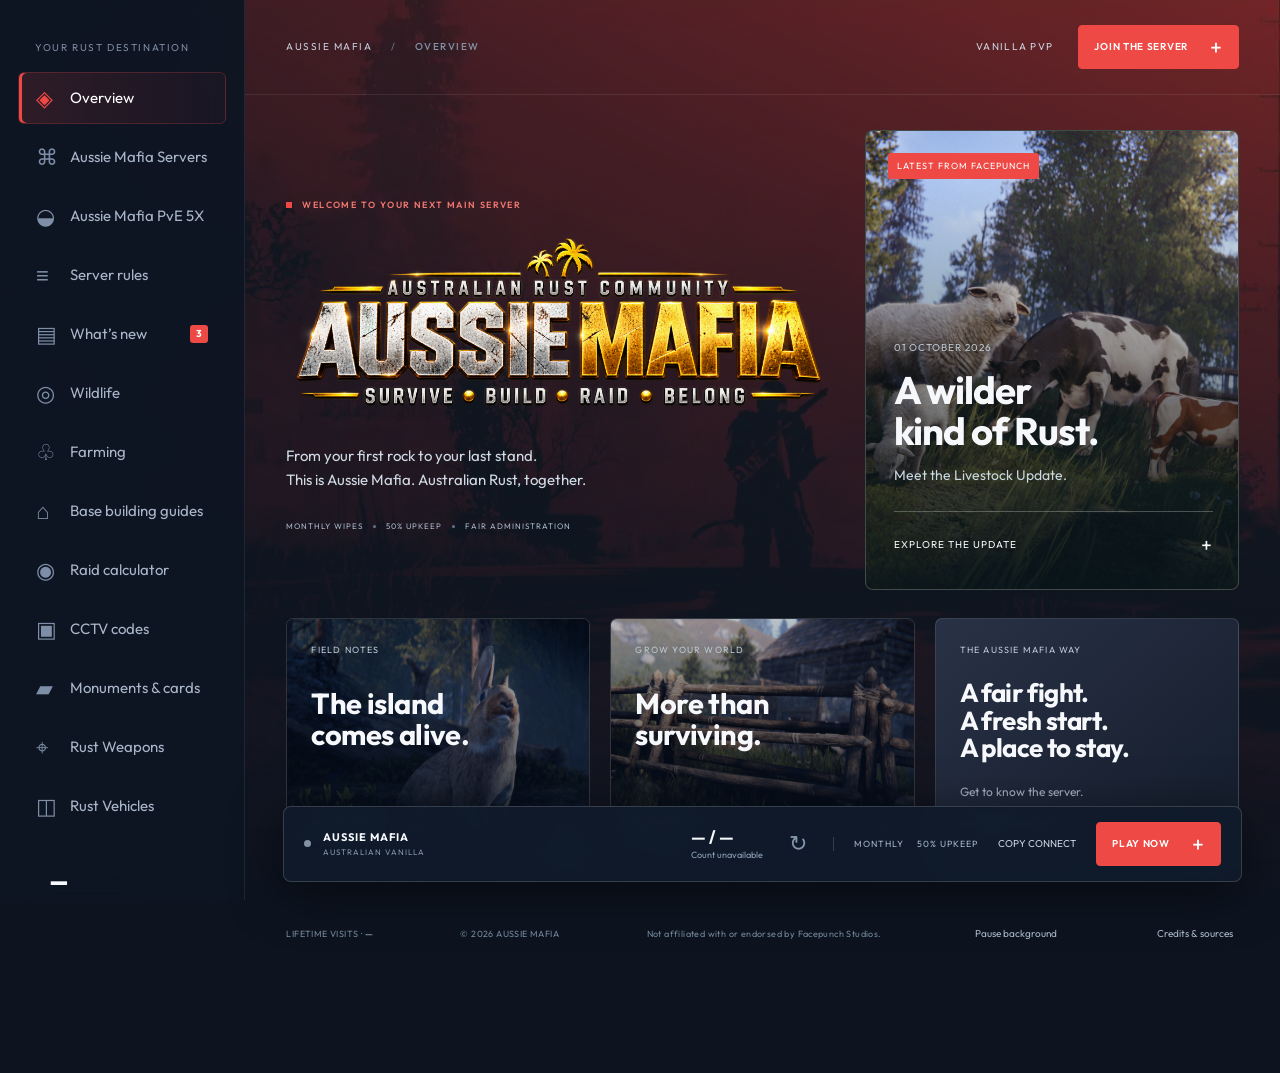
<file: index.html>
<!DOCTYPE html>

<html lang="en-AU"><head><meta charset="utf-8"/><meta content="width=device-width,initial-scale=1" name="viewport"/><meta content="#101722" name="theme-color"/><meta content="Aussie Mafia: your Australian vanilla Rust community. Join the server, catch up on official Rust news, and explore wildlife and farming updates." name="description"/><title>Aussie Mafia | The Rust Community Hub</title><link href="favicon.svg" rel="icon"/><link href="style.css?v=pve-commands-20261007-1" rel="stylesheet"/><style id="hero-brand-update">.welcome h1.hero-brand{width:100%;margin:0;line-height:1}.hero-brand img{display:block;width:100%;height:auto;object-fit:contain}.sidebar-heading{margin-top:12px}</style><style id="background-layer-fix">body{isolation:isolate;min-height:100vh}#worldVideo{display:block!important;visibility:visible!important}</style><style id="pve-banner-display-fix">.directory-card#directory-pve&gt;img{display:block!important;width:100%!important;height:auto!important;min-height:0!important;max-height:none!important;aspect-ratio:auto!important;object-fit:contain!important;object-position:center!important;background:#080e15}</style><style id="server-directory-counts">.directory-population{display:flex;align-items:baseline;flex-wrap:wrap;gap:10px 16px;margin:22px 0;padding:16px 0;border-top:1px solid #ffffff20;border-bottom:1px solid #ffffff20}.directory-population strong{font-size:28px;color:#fff}.directory-population span{font-size:13px;color:#aebaca}.pve-status-widget{position:absolute!important;left:-10000px!important;width:1px!important;height:1px!important;overflow:hidden!important;pointer-events:none!important;opacity:0!important}</style><script type="module" src="https://www.rustalyzer.com/widget/widget.js"></script></head><body><a class="skip" href="#main">Skip to content</a><video aria-hidden="true" autoplay="" id="worldVideo" loop="" muted="" playsinline="" poster="new-poster.jpg" preload="auto"><source src="new-background.mp4" type="video/mp4"/></video><div class="world-shade"></div><aside class="sidebar"><div class="sidebar-heading">YOUR RUST DESTINATION</div><nav aria-label="Main navigation"><a data-page="home" href="#home"><span>◈</span> Overview</a><a data-page="servers" href="#servers"><span>⌘</span> Aussie Mafia Servers</a><a data-page="pve" href="#pve"><span>◒</span> Aussie Mafia PvE 5X</a><a data-page="server" href="#server"><span>≡</span> Server rules</a><a data-page="news" href="#news"><span>▤</span> What’s new <b>3</b></a><a data-page="wildlife" href="#wildlife"><span>◎</span> Wildlife</a><a data-page="farming" href="#farming"><span>♧</span> Farming</a><a data-page="raid" href="#raid"><span>◉</span> Raid calculator</a><a data-page="cctv" href="#cctv"><span>▣</span> CCTV codes</a><a data-page="cards" href="#cards"><span>▰</span> Monuments &amp; cards</a><a data-page="weapons" href="#weapons"><span>⌖</span> Rust Weapons</a><a data-page="vehicles" href="#vehicles"><span>◫</span> Rust Vehicles</a></nav><div class="sidebar-bottom"><div class="visit-total"><strong id="lifetimeVisits">—</strong><span>LIFETIME VISITS</span><small id="visitNote">Recorded website visits</small></div><div class="country"><span>AU</span><div>Australian hosted<small>AEST · UTC+10</small></div></div><button id="motionToggle">Ⅱ Pause background</button><button data-dialog="credits">Credits &amp; sources</button><p>INDEPENDENT COMMUNITY<br/>UNMISTAKABLY RUST.</p></div></aside><div class="app"><header><div class="breadcrumb">AUSSIE MAFIA <span>/</span> <b id="pageLabel">OVERVIEW</b></div><div class="header-right"><span id="modeLabel">VANILLA PVP</span><button id="headerJoin" class="primary small" data-dialog="connect">JOIN THE SERVER <b>+</b></button></div></header><main id="main" tabindex="-1"><section class="page" id="page-home"><div class="home-grid"><div class="welcome"><div class="eyebrow"><span></span> WELCOME TO YOUR NEXT MAIN SERVER</div><h1 class="hero-brand"><img alt="Aussie Mafia — Australian Rust Community. Survive, Build, Raid, Belong." fetchpriority="high" height="684" src="aussie-mafia-title-logo.png" width="2048"/></h1><p>From your first rock to your last stand.<br/>This is Aussie Mafia. Australian Rust, together.</p><div class="hero-facts"><span>MONTHLY WIPES</span><i></i><span>50% UPKEEP</span><i></i><span>FAIR ADMINISTRATION</span></div></div><a class="featured-story" href="#news"><img alt="Rust livestock update" fetchpriority="high" src="pasture.jpg"/><div class="story-shade"></div><span class="chip">LATEST FROM FACEPUNCH</span><div class="featured-text"><time>01 OCTOBER 2026</time><h2>A wilder<br/>kind of Rust.</h2><p>Meet the Livestock Update.</p><span class="read-label">EXPLORE THE UPDATE <b>+</b></span></div></a><div class="home-shortcuts"><a class="image-shortcut" href="#wildlife"><img alt="New wildlife in Rust" src="wildlife.jpg"/><span>FIELD NOTES</span><h3>The island<br/>comes alive.</h3><b>WILDLIFE <span>+</span></b></a><a class="image-shortcut" href="#farming"><img alt="Rust farm and livestock" src="farming.jpg"/><span>GROW YOUR WORLD</span><h3>More than<br/>surviving.</h3><b>FARMING <span>+</span></b></a><a class="community-shortcut" href="#server"><span>THE AUSSIE MAFIA WAY</span><h3>A fair fight.<br/>A fresh start.<br/>A place to stay.</h3><p>Get to know the server.</p><b>SERVER &amp; RULES <span>+</span></b></a></div></div></section>
<section class="page" hidden="" id="page-news"><div class="page-heading"><span class="eyebrow">THE RUST BRIEFING</span><h1>Fresh from<br/><em>the developers.</em></h1><p>Official updates, distilled. Checked 5 October 2026.</p></div><div class="news-grid"><article class="news-card lead"><img alt="Rust Livestock Update" src="livestock.jpg"/><div><span class="chip">LATEST UPDATE · 01 OCT 2026</span><h2>Livestock Update</h2><p>Cattle and sheep arrive alongside new food options, small wildlife and powergrid loot rooms.</p><div class="tags"><span>WILDLIFE</span><span>FARMING</span><span>WORLD</span></div><a class="primary" href="https://rust.facepunch.com/news/livestock" rel="noopener" target="_blank">READ OFFICIAL UPDATE <b>+</b></a></div></article><article class="news-card"><img alt="Rust Breach and Clear update" src="breach.jpg"/><div><time>03 SEPTEMBER 2026</time><h2>Breach and Clear</h2><p>Monument blockers, breakable attack-helicopter armour and HQM nodes joined September’s balance and performance changes.</p><a class="text-link" href="https://rust.facepunch.com/news/breach-and-clear" rel="noopener" target="_blank">FULL PATCH NOTES +</a></div></article><article class="news-card"><img alt="Rust Power Trip update" src="power.jpg"/><div><time>06 AUGUST 2026</time><h2>Power Trip</h2><p>Player-maintained monuments took centre stage, including a satellite crash, pumping at Dome and a restorable Power Plant.</p><a class="text-link" href="https://rust.facepunch.com/news/power-trip" rel="noopener" target="_blank">FULL PATCH NOTES +</a></div></article></div><div class="source-note"><span>Selected news snapshot · 5 October 2026</span><a href="https://rust.facepunch.com/news" rel="noopener" target="_blank">CHECK THE LATEST OFFICIAL NEWS +</a></div></section>
<section class="page" hidden="" id="page-wildlife"><div class="feature-banner"><img alt="Rust animals" src="wildlife.jpg"/><div><span class="eyebrow">RUST WILDLIFE FIELD GUIDE</span><h1>It’s a wild<br/><em>world out there.</em></h1><p>Recognise Rust’s livestock, roaming wildlife and water creatures.</p></div></div><div aria-label="Filter animals" class="category-controls" role="group"><button class="active" data-animal="all">All wildlife</button><button data-animal="farm">Farm animals</button><button data-animal="land">On land</button><button data-animal="water">By the water</button></div><div class="animal-grid"><article class="animal-photo" data-group="farm"><img alt="Cows, bulls &amp; calves in Rust" loading="lazy" src="animal-8.jpg"/><div><span class="animal-type">FARM</span><h2>Cows, bulls &amp; calves</h2><p>Meet Rust’s cattle family. Raise livestock around your base.</p></div></article><article class="animal-photo" data-group="farm"><img alt="Sheep &amp; lambs in Rust" loading="lazy" src="animal-10.jpg"/><div><span class="animal-type">FARM</span><h2>Sheep &amp; lambs</h2><p>Adult sheep provide wool; lambs grow your flock.</p></div></article><article class="animal-photo" data-group="farm"><img alt="Rams in Rust" loading="lazy" src="animal-11.jpg"/><div><span class="animal-type">FARM</span><h2>Rams</h2><p>The livestock update brings a fuller flock to the island.</p></div></article><article class="animal-photo" data-group="land"><img alt="Rabbits in Rust" loading="lazy" src="animal-1.jpg"/><div><span class="animal-type">LAND</span><h2>Rabbits</h2><p>Small wildlife found around suitable land biomes.</p></div></article><article class="animal-photo" data-group="land"><img alt="Squirrels in Rust" loading="lazy" src="animal-2.jpg"/><div><span class="animal-type">LAND</span><h2>Squirrels</h2><p>Look closely around the trees and undergrowth.</p></div></article><article class="animal-photo" data-group="land"><img alt="Frogs in Rust" loading="lazy" src="animal-3.jpg"/><div><span class="animal-type">LAND</span><h2>Frogs</h2><p>Tiny new neighbours around suitable habitats.</p></div></article><article class="animal-photo" data-group="water"><img alt="Crabs in Rust" loading="lazy" src="animal-7.jpg"/><div><span class="animal-type">WATER</span><h2>Crabs</h2><p>Look along the shoreline for these small creatures.</p></div></article><article class="animal-photo" data-group="water"><img alt="Jellyfish in Rust" loading="lazy" src="animal-4.jpg"/><div><span class="animal-type">WATER</span><h2>Jellyfish</h2><p>New life beneath the ocean surface.</p></div></article><article class="animal-photo" data-group="land"><img alt="Bears in Rust" loading="lazy" src="animals/bear.jpg"/><div><span class="animal-type">LAND</span><h2>Bears</h2><p>Dangerous wildlife roaming the island.</p></div></article><article class="animal-photo" data-group="land"><img alt="Polar bears in Rust" loading="lazy" src="animals/polar-bear.png"/><div><span class="animal-type">LAND</span><h2>Polar bears</h2><p>Look for these predators in the snow biome.</p></div></article><article class="animal-photo" data-group="land"><img alt="Wild boars in Rust" loading="lazy" src="animals/boar.jpg"/><div><span class="animal-type">LAND</span><h2>Wild boars</h2><p>Rust’s wild pigs can attack when approached.</p></div></article><article class="animal-photo" data-group="land"><img alt="Deer / stags in Rust" loading="lazy" src="animals/deer.jpg"/><div><span class="animal-type">LAND</span><h2>Deer / stags</h2><p>Skittish wildlife that runs from danger.</p></div></article><article class="animal-photo" data-group="land"><img alt="Wolves in Rust" loading="lazy" src="animals/wolf.jpg"/><div><span class="animal-type">LAND</span><h2>Wolves</h2><p>Stay alert around these roaming predators.</p></div></article><article class="animal-photo" data-group="land"><img alt="Chickens in Rust" loading="lazy" src="animals/chicken.jpg"/><div><span class="animal-type">LAND</span><h2>Chickens</h2><p>Small birds found wandering on land.</p></div></article><article class="animal-photo" data-group="land"><img alt="Tigers in Rust" loading="lazy" src="animals/tiger.jpg"/><div><span class="animal-type">LAND</span><h2>Tigers</h2><p>A stealthy predator in the jungle.</p></div></article><article class="animal-photo" data-group="land"><img alt="Black panthers in Rust" loading="lazy" src="animals/panther.jpg"/><div><span class="animal-type">LAND</span><h2>Black panthers</h2><p>A rare dark jungle predator.</p></div></article><article class="animal-photo" data-group="land"><img alt="Snakes in Rust" loading="lazy" src="animals/snake.jpg"/><div><span class="animal-type">LAND</span><h2>Snakes</h2><p>Hidden in jungle vegetation; listen for a hiss.</p></div></article><article class="animal-photo" data-group="water"><img alt="Crocodiles in Rust" loading="lazy" src="animals/crocodile.jpg"/><div><span class="animal-type">WATER</span><h2>Crocodiles</h2><p>Watch the jungle rivers and their banks.</p></div></article><article class="animal-photo" data-group="water"><img alt="Sharks in Rust" loading="lazy" src="animals/shark.jpg"/><div><span class="animal-type">WATER</span><h2>Sharks</h2><p>A threat to divers around underwater wrecks.</p></div></article><article class="animal-photo" data-group="farm"><img alt="Horses in Rust" loading="lazy" src="animals/horse.jpg"/><div><span class="animal-type">FARM</span><h2>Horses</h2><p>Rideable animals that need food and care.</p></div></article><article class="animal-photo" data-group="land"><img alt="Bees in Rust" loading="lazy" src="animals/bees.jpg"/><div><span class="animal-type">LAND</span><h2>Bees</h2><p>Watch for wild beehives and their defenders.</p></div></article><article class="animal-photo" data-group="water"><img alt="Sea turtle swimming in Rust" loading="lazy" src="animals/turtle.jpg" style="object-position:center 55%"/><div><span class="animal-type">WATER</span><h2>Sea turtles</h2><p>Look beneath the water for Rust’s new sea turtles.</p><span></span><small class="photo-credit">Gameplay image: Fishka Rust</small></div></article></div><div class="wide-note"><div><span class="eyebrow">RUST GAME UPDATE</span><h3>The world keeps changing.</h3><p>Animals vary by biome and server settings. Wildlife images show Rust gameplay, not the current Aussie Mafia map.</p></div><a class="ghost" href="https://rust.facepunch.com/news/livestock" rel="noopener" target="_blank">OFFICIAL WILDLIFE DETAILS +</a></div></section>
<section class="page" hidden="" id="page-farming"><div class="feature-banner"><img alt="Livestock farming in Rust" src="farming.jpg"/><div><span class="eyebrow">BEYOND THE RAID / FARMING</span><h1>Put down roots.<br/><em>Build a living.</em></h1><p>New ways to turn your base into a homestead.</p></div></div><div class="farming-layout"><div aria-label="Farming topics" class="farm-selector" role="tablist"><button aria-controls="farmPanel" aria-selected="true" data-farm="livestock" id="farm-livestock" role="tab"><span>01</span> Raising livestock <b>+</b></button><button aria-controls="farmPanel" aria-selected="false" data-farm="dairy" id="farm-dairy" role="tab" tabindex="-1"><span>02</span> Milk &amp; cream <b>+</b></button><button aria-controls="farmPanel" aria-selected="false" data-farm="fuel" id="farm-fuel" role="tab" tabindex="-1"><span>03</span> Turning waste into fuel <b>+</b></button></div><article aria-labelledby="farm-livestock" class="farm-panel" id="farmPanel" role="tabpanel"><span class="eyebrow" id="farmLabel">YOUR FIRST HERD</span><h2 id="farmTitle">Make room<br/>for livestock.</h2><p id="farmText">New gates and fences help contain animals. Grown livestock can be sold to a stable vendor; genetics influence offers.</p><a class="text-link" href="https://rust.facepunch.com/news/livestock" rel="noopener" target="_blank">READ FACEPUNCH’S GUIDE +</a></article></div><div class="wide-note"><div><span class="eyebrow">ON AUSSIE MAFIA</span><h3>More time to make it yours.</h3><p>Monthly wipes and 50% upkeep give your plans room to grow.</p></div><button class="primary" data-dialog="connect">FIND YOUR HOME <b>+</b></button></div></section>
<section class="page" hidden="" id="page-server"><div class="page-heading"><span class="eyebrow">THIS IS AUSSIE MAFIA</span><h1>Your people.<br/><em>Your home server.</em></h1><p>Australian vanilla PvP, with room for your story.</p></div><div class="server-grid"><article class="server-identity"><span class="server-badge">AU</span><h2>Aussie Mafia</h2><p>New survivor or seasoned raider.<br/>There’s a place for you on this island.</p><dl><div><dt>Wipe cycle</dt><dd>Monthly</dd></div><div><dt>Building upkeep</dt><dd>50%</dd></div><div><dt>Region</dt><dd>Australia</dd></div><div><dt>Administration</dt><dd>Non-playing staff</dd></div></dl><button class="primary" data-dialog="connect">JOIN THE SERVER <b>+</b></button></article><button class="map-card" data-dialog="mapDialog"><img alt="Archived Aussie Mafia island map" src="map.png"/><span>ISLAND RECON</span><h2>Scout your<br/>next move.</h2><b>OPEN INTERACTIVE MAP +</b><small>Archive map · may differ from current wipe</small></button></div><div class="rules-header"><span class="eyebrow">THE FAIR PLAY CODE</span><h2>Good rivals. Fair rules.</h2></div><div class="rule-list"><details open=""><summary><span>01</span>PvP &amp; raiding<b>+</b></summary><p>PvP and raiding are part of Rust. Fight hard and play fair. Do not repeatedly target or attack the same player or team.</p></details><details><summary><span>02</span>No cheating. No shortcuts.<b>+</b></summary><p>No cheats, scripts, hacks, exploits or unfair advantages.</p></details><details><summary><span>03</span>Keep the island playable<b>+</b></summary><p>No base griefing, no Tool Cupboard griefing and no monument blocking.</p></details><details><summary><span>04</span>Raid sealing: one hour<b>+</b></summary><p>Temporary sealing during a raid is allowed for the first hour only. After one hour, all raid-sealing structures must be removed.</p></details><details><summary><span>05</span>Respect the people<b>+</b></summary><p>No racism or extreme toxicity. Keep the rivalry in the game and respect the people behind the players.</p></details><details><summary><span>06</span>Independent administration<b>+</b></summary><p>Admins and moderators do not play on the map. Their role is to manage the server, not compete with players.</p></details></div></section><section class="page tools-page" hidden="" id="page-raid"><div class="tools-heading"><span class="eyebrow">PLAN YOUR WAY IN</span><h1>How much <em>boom?</em></h1><p>Add the doors and walls in your raid path. Compare the explosives you’ll need.</p></div><div class="raid-layout"><div class="raid-builder"><div class="tool-panel"><h2>Your raid path</h2><div class="target-picker"><label for="raidTarget">Door or wall<select id="raidTarget"></select></label><button class="primary" id="addTarget">ADD TARGET +</button></div><div id="raidRows"></div><button class="text-link" id="clearRaid">Clear raid path</button></div><div class="raid-assumptions"><strong>Full-health targets · Vanilla PC Rust</strong><p>Each target is breached separately. Totals do not assume splash damage through several targets. Explosive ammo assumes direct rifle hits; missed shots, repairs and server modifiers need extra boom.</p></div></div><div class="tool-panel raid-results"><div class="results-top"><h2>Your boom budget</h2><span id="targetCount"></span></div><div aria-live="polite" id="raidResults"></div><div id="mixedResult"></div><p class="raid-caption">Propane explosive bombs (gas bottles): placed and catapult totals are separate. Counts assume full-health targets and direct damage; placement and blast obstruction can change the result. Each bomb costs 900 sulfur, 20 low grade fuel and one empty propane tank.</p><p class="raid-caption">Each comparison is a complete alternative loadout. Sulfur includes gunpowder and explosives; weapons and other crafting materials are extra.</p></div></div><details class="tool-notes"><summary>How to use the results &amp; data sources</summary><p>Choose a route through a base, add each barrier, then adjust quantities. A double door is one target, not two individual panels. For example, two garage doors require 6 regular rockets on their own, or 300 explosive rounds on their own. The mixed-door option finishes rocket damage with explosive ammo.</p><p>Rockets can damage adjacent building pieces, while C4 concentrates damage on its attached target. Satchels can fail to ignite. Keep spare ammunition and allow for defenders repairing.</p><p>Raid figures are estimates and can change after updates. <a href="https://wiki.facepunch.com/rust/item/ammo.rocket.basic" rel="noopener" target="_blank">Rocket item reference</a> · <a href="https://wiki.facepunch.com/rust/item/catapult.ammo.explosive" rel="noopener" target="_blank">Propane explosive item reference</a>.</p></details></section><section class="page tools-page" hidden="" id="page-cctv"><div class="tools-heading"><span class="eyebrow">MONUMENT RECON</span><h1>Eyes on <em>the island.</em></h1><p>Click a camera code to copy it. Sit at a Computer Station, paste it into the identifier field, then select Add.</p></div><div class="cctv-tip"><strong>Codes are case-sensitive.</strong> Cargo feeds are available while the ship is on the map. Missing monuments or cameras show no signal.</div><div class="camera-grid" id="cameraGrid"></div><details class="tool-notes"><summary>Map-specific codes &amp; sources</summary><p>Underwater Labs and Abandoned Military Base use map-specific identifiers. Find the complete identifier at the monument’s Computer Station; there is no universal number to paste for every server. Not every monument has public CCTV.</p><p>Game images © Facepunch Studios. <a href="https://wiki.facepunch.com/rust/item/cctv.camera" rel="noopener" target="_blank">Official CCTV item reference</a>. Map-specific camera identifiers must be checked in game.</p></details></section><section class="page" hidden="" id="page-servers"><div class="page-heading"><span class="eyebrow">FIND YOUR ISLAND</span><h1>Aussie Mafia<br/><em>Servers.</em></h1><p>Australian Rust. Pick your home and make your mark.</p></div><div class="server-directory"><article class="directory-card" id="directory-vanilla"><img alt="Aussie Mafia Vanilla PvP banner" fetchpriority="high" src="aussie-mafia-vanilla-banner.jpg"/><div><span class="eyebrow">AUSTRALIA · VANILLA PVP</span><h2>Aussie Mafia Vanilla</h2><p>Monthly wipes · 50% upkeep · Non-playing admins</p><code>161.38.217.68:28015</code><div class="directory-population" aria-live="polite"><strong id="vanilla-directory-players">— / —</strong><span id="vanilla-directory-status">Checking players…</span></div><p><button class="primary" data-dialog="connect">JOIN SERVER +</button> <a class="text-link" href="#server">SERVER &amp; RULES +</a></p></div></article><article class="directory-card" id="directory-pve"><img alt="Aussie Mafia PvE 5X on Ori Island" fetchpriority="high" src="5x-pve-banner-v3.png"/><div><span class="eyebrow">AUSTRALIA · MODDED PVE</span><h2>Aussie Mafia PvE 5X</h2><p>PvE · 5X rates · Modded Rust</p><p>Build, gather and explore together on Aussie Mafia’s five-times modded PvE server.</p><code>161.38.217.68:28028</code><div class="directory-population" aria-live="polite"><strong id="pve-directory-players">— / —</strong><span id="pve-directory-status">Player count unavailable</span><rustalyzer-widget aria-hidden="true" class="pve-status-widget" color-scheme="dark" data-config='{"rank":false,"wipes":false,"connect":false}' id="pve-status-widget" server-id="161.38.217.68:28028"></rustalyzer-widget></div><p><button class="primary" data-dialog="connectPve">HOW TO JOIN +</button> <a class="text-link" href="#pve">PVE SERVER &amp; RULES +</a></p></div></article></div></section>

<section class="page pve-page" hidden="" id="page-pve">
  <div class="pve-hero pve-hero-stacked">
    <img alt="Aussie Mafia PvE 5X server banner" src="5x-pve-banner-v3.png"/>
    <div class="pve-hero-copy">
      <span class="eyebrow">AUSSIE MAFIA · PVE · 5X</span>
      <h1>Build your world.<br/><em>Keep your peace.</em></h1>
      <p>Explore Ori Island, take on events and build without worrying about raids, theft or player killing.</p>
      <div class="pve-actions"><a class="primary" href="steam://run/252490//+connect%20161.38.217.68:28028/">JOIN PVE 5X <b>+</b></a><a class="ghost" href="#pve-map">EXPLORE ORI ISLAND +</a></div>
    </div>
  </div>
  <nav class="pve-tabs" aria-label="PvE server pages">
    <a class="active" href="#pve">SERVER</a><a href="#pve-map">ORI ISLAND MAP</a><a href="#pve-rules">PVE RULES</a><a href="#pve-plugins">PLUGINS &amp; FEATURES</a>
  <a href="#pve-commands">IN-GAME COMMANDS</a></nav>
  <div class="pve-stat-strip"><div><strong>5X</strong><span>gather rates</span></div><div><strong>5000</strong><span>map size</span></div><div><strong>PVE</strong><span>protected play</span></div><div><strong>MONTHLY</strong><span>wipes</span></div></div>
  <div class="pve-intro-grid">
    <div><span class="eyebrow">A DIFFERENT KIND OF RUST</span><h2>Make a home.<br><em>Not a target.</em></h2><p>Aussie Mafia PvE 5X is built for players who want the fun of Rust’s monuments, progression and events without losing their base while they are away.</p><p>Player-versus-player killing, raiding and stealing are not allowed. PvE events and NPC fights are still active, so there is always something to tackle.</p></div>
    <article class="pve-command"><span class="eyebrow">QUICK JOIN</span><h3>Connect from Rust</h3><code>client.connect 161.38.217.68:28028</code><button class="primary" data-copy="client.connect 161.38.217.68:28028">COPY F1 COMMAND</button><small>Or find <strong>Aussie Mafia PvE 5X</strong> in the Modded server browser.</small></article>
  </div>
  <div class="pve-feature-grid">
    <article class="pve-feature-card"><span class="pve-icon">01</span><span class="eyebrow">PROTECTED PLAY</span><h3>Build without fear</h3><p>No player killing, raiding or stealing. Your work stays yours.</p></article>
    <article class="pve-feature-card"><span class="pve-icon">02</span><span class="eyebrow">LIVE EVENTS</span><h3>Still plenty to fight</h3><p>NPC encounters, monument events and PvE challenges keep the island active.</p></article>
    <article class="pve-feature-card"><span class="pve-icon">03</span><span class="eyebrow">QUALITY OF LIFE</span><h3>More time to explore</h3><p>Use convenient commands and plugins to travel, build, gather and enjoy Ori Island.</p></article>
  </div>
  <div class="wide-note pve-cta-note"><div><span class="eyebrow">YOUR NEXT HOME</span><h3>Five times the progress. None of the pressure.</h3><p>Join the PvE community and make Ori Island yours.</p></div><a class="primary" href="#pve-plugins">SEE SERVER FEATURES <b>+</b></a></div>
</section>

<section class="page pve-page" hidden="" id="page-pve-map">
  <div class="page-heading"><span class="eyebrow">AUSSIE MAFIA PVE · MAP GUIDE</span><h1>Welcome to<br><em>Ori Island.</em></h1><p>A handcrafted 5,000-size Rust map with custom monuments, build spots and every major biome.</p></div>
  <nav class="pve-tabs" aria-label="PvE server pages"><a href="#pve">SERVER</a><a class="active" href="#pve-map">ORI ISLAND MAP</a><a href="#pve-rules">PVE RULES</a><a href="#pve-plugins">PLUGINS &amp; FEATURES</a><a href="#pve-commands">IN-GAME COMMANDS</a></nav>
  <div class="pve-map-layout">
    <article class="pve-map-showcase">
    <div class="pve-map-viewer">
      <div aria-label="Interactive Ori Island map" class="map pve-map" id="pveMapStage" tabindex="0">
        <div id="pveMapLayer"><img alt="Ori Island map for Aussie Mafia PvE 5X" draggable="false" src="ori-island-map.png?v=ori-map-20261007-1"/></div>
        <div class="map-controls"><button aria-label="Zoom out" id="pveZoomOut">−</button><span id="pveZoomValue">100%</span><button aria-label="Zoom in" id="pveZoomIn">+</button><button id="pveMapReset">Reset</button></div>
      </div>
    </div>
    <div><span class="eyebrow">ORI ISLAND MAP · AUSSIE MAFIA PVE</span><h2>One island. A lot to discover.</h2><p>Use the controls to zoom in and drag the map around. Ori Island combines familiar Rust monuments with custom locations built for events, exploration and long-term bases.</p><a class="text-link" href="https://codefling.com/maps/ori-island" rel="noopener" target="_blank">VIEW ORI ISLAND ON CODEFLING +</a></div>
  </article>
    <div class="pve-map-facts"><div><strong>5,000 m</strong><span>map size</span></div><div><strong>95K+</strong><span>prefabs</span></div><div><strong>76</strong><span>monuments</span></div><div><strong>30</strong><span>custom build places</span></div></div>
  </div>
  <div class="pve-gallery">
    <figure><img alt="Ori Island custom build location" loading="lazy" src="ori-island-build.jpg" referrerpolicy="no-referrer"/><figcaption>Custom places to build</figcaption></figure>
    <figure><img alt="Ori Island custom monument" loading="lazy" src="ori-island-monument.jpg" referrerpolicy="no-referrer"/><figcaption>Custom monument locations</figcaption></figure>
    <figure><img alt="Ori Island custom event location" loading="lazy" src="ori-island-event.jpg" referrerpolicy="no-referrer"/><figcaption>Explore, build and make it yours</figcaption></figure>
  </div>
  <div class="pve-monuments"><span class="eyebrow">WHAT YOU WILL FIND</span><h2>Familiar Rust. Fresh destinations.</h2><div class="pve-monument-grid"><span>Bradley Arena</span><span>Challenge House</span><span>Crystal Forest</span><span>Custom Oil Rig</span><span>Heli Tower</span><span>Large Warehouse</span><span>Railway Station</span><span>Mine &amp; Car Service</span></div></div>
  <div class="source-note"><span>Map preview and screenshots credited to Codefling / Wonder_Fox.</span><a href="https://codefling.com/maps/ori-island" rel="noopener" target="_blank">OPEN MAP LISTING +</a></div>
</section>

<section class="page pve-page" hidden="" id="page-pve-rules">
  <div class="page-heading"><span class="eyebrow">AUSSIE MAFIA PVE · PLAY FAIR</span><h1>Rules for a<br><em>peaceful island.</em></h1><p>Keep the server welcoming, protected and enjoyable for everyone.</p></div>
  <nav class="pve-tabs" aria-label="PvE server pages"><a href="#pve">SERVER</a><a href="#pve-map">ORI ISLAND MAP</a><a class="active" href="#pve-rules">PVE RULES</a><a href="#pve-plugins">PLUGINS &amp; FEATURES</a><a href="#pve-commands">IN-GAME COMMANDS</a></nav>
  <div class="pve-rule-grid">
    <article class="pve-rule-card"><span>01</span><h2>No killing players</h2><p>Do not kill, ambush or deliberately damage another player.</p></article>
    <article class="pve-rule-card"><span>02</span><h2>No raiding</h2><p>Do not raid, breach or destroy another player’s base or protected structures.</p></article>
    <article class="pve-rule-card"><span>03</span><h2>No stealing</h2><p>Do not take another player’s items, vehicles, resources, deployables or other assets.</p></article>
    <article class="pve-rule-card"><span>04</span><h2>Respect player builds</h2><p>Do not block, trap, grief or interfere with another player’s base, access or building area.</p></article>
    <article class="pve-rule-card pve-rule-active"><span>05</span><h2>PvE events stay active</h2><p>NPC fights, monument events and server events are still part of the game. Fight the island’s threats, not its players.</p></article>
    <article class="pve-rule-card"><span>06</span><h2>Play respectfully</h2><p>Use the server’s features fairly and follow admin instructions when an issue needs to be resolved.</p></article>
  </div>
  <div class="wide-note pve-rules-note"><div><span class="eyebrow">THE SIMPLE VERSION</span><h3>Protect people. Protect their work.</h3><p>PvE does not mean an empty island. It means the danger comes from Rust’s world and events—not from players destroying each other.</p></div><a class="primary" href="#pve-plugins">SEE WHAT IS ACTIVE <b>+</b></a></div>
</section>

<section class="page pve-page" hidden="" id="page-pve-plugins">
  <div class="page-heading"><span class="eyebrow">AUSSIE MAFIA PVE · SERVER FEATURES</span><h1>More ways to<br><em>enjoy Rust.</em></h1><p>Convenience, events and extra ways to explore Ori Island at five-times rates.</p></div>
  <nav class="pve-tabs" aria-label="PvE server pages"><a href="#pve">SERVER</a><a href="#pve-map">ORI ISLAND MAP</a><a href="#pve-rules">PVE RULES</a><a class="active" href="#pve-plugins">PLUGINS &amp; FEATURES</a><a href="#pve-commands">IN-GAME COMMANDS</a></nav>
  <div class="pve-plugin-grid">
    <article class="pve-plugin-card"><span class="pve-plugin-number">01</span><h2>Airfield Event</h2><p>A dedicated event at Airfield gives players another reason to gear up and work together.</p><small>EVENT CONTENT</small></article>
    <article class="pve-plugin-card"><span class="pve-plugin-number">02</span><h2>Monument Events</h2><p>Special activities around monuments add movement and goals beyond ordinary loot runs.</p><small>EVENT CONTENT</small></article>
    <article class="pve-plugin-card"><span class="pve-plugin-number">03</span><h2>Auto Door Close</h2><p>Doors can close automatically, helping keep your base secure and reducing repetitive upkeep.</p><small>QUALITY OF LIFE</small></article>
    <article class="pve-plugin-card"><span class="pve-plugin-number">04</span><h2>/mymini</h2><p>Spawn your own minicopter with the server’s MyMini command and get around the island faster.</p><small>TRAVEL</small></article>
    <article class="pve-plugin-card"><span class="pve-plugin-number">05</span><h2>TC Upgrades</h2><p>Upgrade your Tool Cupboard through the server’s progression features and make your base easier to manage.</p><small>BUILDING</small></article>
    <article class="pve-plugin-card"><span class="pve-plugin-number">06</span><h2>NTeleportation</h2><p>Teleport around the map using the server’s teleport commands, subject to the active server settings.</p><small>TRAVEL</small></article>
    <article class="pve-plugin-card"><span class="pve-plugin-number">07</span><h2>Five-times gathering</h2><p>Spend less time farming and more time building, exploring monuments and joining events.</p><small>SERVER RATE</small></article>
    <article class="pve-plugin-card"><span class="pve-plugin-number">08</span><h2>Monthly progression</h2><p>A monthly wipe gives you enough time to build a proper home and enjoy the map.</p><small>SERVER CYCLE</small></article>
  </div>
  <div class="pve-plugin-footer"><span>Commands and plugin behaviour can change after updates.</span><a class="text-link" href="#pve-rules">READ THE PVE RULES +</a></div>
</section>

<section class="page pve-page" hidden="" id="page-pve-commands">
  <div class="page-heading"><span class="eyebrow">AUSSIE MAFIA PVE · PLAYER COMMANDS</span><h1>Your tools.<br><em>In game.</em></h1><p>Player-facing commands for the installed PvE plugins. If a command does nothing, the plugin permission or server setting may not be enabled for your group.</p></div>
  <nav class="pve-tabs" aria-label="PvE server pages"><a href="#pve">SERVER</a><a href="#pve-map">ORI ISLAND MAP</a><a href="#pve-rules">PVE RULES</a><a href="#pve-plugins">PLUGINS &amp; FEATURES</a><a class="active" href="#pve-commands">IN-GAME COMMANDS</a></nav>
  <div class="pve-player-command-grid">
    <article class="pve-command-card">
      <span class="pve-plugin-number">01 · NTELEPORTATION</span><h2>Move around Ori Island.</h2><p>Homes, teleport requests and configured destination commands. Availability depends on the active NTeleportation permissions and server settings.</p>
      <div class="pve-command-list">
        <div class="pve-command-row"><code>/home &lt;name&gt;</code><span>Teleport to a saved home.</span><button class="pve-command-copy" data-copy="/home &lt;name&gt;" data-copy-kind="game">COPY</button></div>
        <div class="pve-command-row"><code>/home add &lt;name&gt;</code><span>Save your current location.</span><button class="pve-command-copy" data-copy="/home add &lt;name&gt;" data-copy-kind="game">COPY</button></div>
        <div class="pve-command-row"><code>/home list</code><span>List your saved homes.</span><button class="pve-command-copy" data-copy="/home list" data-copy-kind="game">COPY</button></div>
        <div class="pve-command-row"><code>/home remove &lt;name&gt;</code><span>Remove a saved home.</span><button class="pve-command-copy" data-copy="/home remove &lt;name&gt;" data-copy-kind="game">COPY</button></div>
        <div class="pve-command-row"><code>/tpr &lt;player&gt;</code><span>Send a teleport request.</span><button class="pve-command-copy" data-copy="/tpr &lt;player&gt;" data-copy-kind="game">COPY</button></div>
        <div class="pve-command-row"><code>/tpa</code><span>Accept a teleport request.</span><button class="pve-command-copy" data-copy="/tpa" data-copy-kind="game">COPY</button></div>
        <div class="pve-command-row"><code>/tpc</code><span>Cancel a teleport or request.</span><button class="pve-command-copy" data-copy="/tpc" data-copy-kind="game">COPY</button></div>
        <div class="pve-command-row"><code>/tpb</code><span>Return to your previous location.</span><button class="pve-command-copy" data-copy="/tpb" data-copy-kind="game">COPY</button></div>
        <div class="pve-command-row"><code>/town</code><span>Teleport to Town, if configured.</span><button class="pve-command-copy" data-copy="/town" data-copy-kind="game">COPY</button></div>
        <div class="pve-command-row"><code>/outpost</code><span>Teleport to Outpost, if configured.</span><button class="pve-command-copy" data-copy="/outpost" data-copy-kind="game">COPY</button></div>
        <div class="pve-command-row"><code>/bandit</code><span>Teleport to Bandit, if configured.</span><button class="pve-command-copy" data-copy="/bandit" data-copy-kind="game">COPY</button></div>
        <div class="pve-command-row"><code>/tpinfo</code><span>View teleport limits and status.</span><button class="pve-command-copy" data-copy="/tpinfo" data-copy-kind="game">COPY</button></div>
        <div class="pve-command-row"><code>/tphelp</code><span>View NTeleportation help.</span><button class="pve-command-copy" data-copy="/tphelp" data-copy-kind="game">COPY</button></div>
      </div>
      <small class="pve-command-permission">PLAYER ACCESS · NTeleportation permissions must be enabled.</small>
    </article>
    <article class="pve-command-card">
      <span class="pve-plugin-number">02 · AUTO DOORS</span><h2>Keep your base closed.</h2><p>Check and control your automatic door setting from chat. The plugin permission must be enabled on the server.</p>
      <div class="pve-command-list">
        <div class="pve-command-row"><code>/ad</code><span>Show your current setting.</span><button class="pve-command-copy" data-copy="/ad" data-copy-kind="game">COPY</button></div>
        <div class="pve-command-row"><code>/ad on</code><span>Turn automatic closing on.</span><button class="pve-command-copy" data-copy="/ad on" data-copy-kind="game">COPY</button></div>
        <div class="pve-command-row"><code>/ad off</code><span>Turn automatic closing off.</span><button class="pve-command-copy" data-copy="/ad off" data-copy-kind="game">COPY</button></div>
        <div class="pve-command-row"><code>/ad toggle</code><span>Switch automatic closing on or off.</span><button class="pve-command-copy" data-copy="/ad toggle" data-copy-kind="game">COPY</button></div>
        <div class="pve-command-row"><code>/ad time &lt;seconds&gt;</code><span>Set the closing delay.</span><button class="pve-command-copy" data-copy="/ad time &lt;seconds&gt;" data-copy-kind="game">COPY</button></div>
      </div>
      <small class="pve-command-permission">PLAYER ACCESS · Auto Doors permission may be required.</small>
    </article>
    <article class="pve-command-card">
      <span class="pve-plugin-number">03 · MY MINI</span><h2>Your personal minicopter.</h2><p>Use the official player commands below to spawn, fetch or despawn your personal Minicopter.</p>
      <div class="pve-command-list">
        <div class="pve-command-row"><code>/mymini</code><span>Spawn your Minicopter.</span><button class="pve-command-copy" data-copy="/mymini" data-copy-kind="game">COPY</button></div>
        <div class="pve-command-row"><code>/fmini</code><span>Fetch your existing Minicopter.</span><button class="pve-command-copy" data-copy="/fmini" data-copy-kind="game">COPY</button></div>
        <div class="pve-command-row"><code>/nomini</code><span>Despawn your existing Minicopter.</span><button class="pve-command-copy" data-copy="/nomini" data-copy-kind="game">COPY</button></div>
      </div>
      <small class="pve-command-permission">PLAYER ACCESS · Spawn Heli permissions and cooldowns apply.</small>
    </article>
    <article class="pve-command-card">
      <span class="pve-plugin-number">04 · TC UPGRADES</span><h2>Use the Tool Cupboard UI.</h2><p>TC Upgrades is player-facing through the buttons on an authorized Tool Cupboard rather than a player chat command.</p>
      <div class="pve-no-command"><strong>No player chat command.</strong><p>Open an authorized Tool Cupboard and use the available Auth, Upgrade, Repair, Skin and Wallpaper controls. The administrator controls are intentionally excluded from this player guide.</p></div>
      <small class="pve-command-permission">PLAYER ACCESS · Tool Cupboard authorization and plugin permissions apply.</small>
    </article>
    <article class="pve-command-card">
      <span class="pve-plugin-number">05 · MONUMENT EVENTS</span><h2>Join when the event runs.</h2><p>There is no player chat command listed for this plugin. Events are scheduled or started by server administration, then players can participate in the live event.</p>
      <div class="pve-no-command"><strong>No player chat command.</strong><p>Watch the in-game event announcements and head to the active monument when the event begins.</p></div>
      <small class="pve-command-permission">PLAYER ACCESS · Event timing is controlled by server settings.</small>
    </article>
    <article class="pve-command-card">
      <span class="pve-plugin-number">06 · AIRFIELD EVENT</span><h2>Take on Airfield.</h2><p>Players participate when the Airfield event is running. The plugin’s control commands are administration-only, so they are not included here.</p>
      <div class="pve-no-command"><strong>No player chat command.</strong><p>Follow the event announcement and travel to Airfield when the event goes live.</p></div>
      <small class="pve-command-permission">PLAYER ACCESS · Event timing is controlled by server settings.</small>
    </article>
  </div>
  <div class="wide-note pve-command-note"><div><span class="eyebrow">PLAYER ACCESS</span><h3>Commands depend on permissions.</h3><p>This guide lists player-facing commands only. Plugin versions, permissions and server configuration can change what works on the live server.</p></div><a class="primary" href="#pve-plugins">BACK TO PLUGINS &amp; FEATURES <b>+</b></a></div>
</section>
<section class="page tools-page" hidden="" id="page-cards"><div class="tools-heading"><span class="eyebrow">MONUMENT FIELD GUIDE</span><h1>Your next <em>keycard.</em></h1><p>Find your first card, work through the colours and plan your next monument run.</p></div><div class="card-progression"><a data-card-filter="none" href="#cards"><img alt="Green keycard" class="keycard-small" height="64" src="items/keycard-green.png" width="64"/><strong>FIND GREEN</strong><span>Start with a loose card</span></a><a data-card-filter="green" href="#cards"><img alt="Blue keycard" class="keycard-small" height="64" src="items/keycard-blue.png" width="64"/><strong>GREEN → BLUE</strong><span>Bring an electric fuse</span></a><a data-card-filter="blue" href="#cards"><img alt="Red keycard" class="keycard-small" height="64" src="items/keycard-red.png" width="64"/><strong>BLUE → RED</strong><span>Move up to larger puzzles</span></a><a data-card-filter="red" href="#cards"><img alt="Red keycard" class="keycard-small" height="64" src="items/keycard-red.png" width="64"/><strong>USE RED</strong><span>Plan for guards and radiation</span></a></div><div aria-label="Keycard progression" class="category-controls" role="group"><button aria-pressed="true" class="active" data-card="all">All stages</button><button aria-pressed="false" data-card="none">No card yet</button><button aria-pressed="false" data-card="green">I have green</button><button aria-pressed="false" data-card="blue">I have blue</button><button aria-pressed="false" data-card="red">I have red</button></div><div class="keycard-grid"><article class="keycard-panel key-none" data-card-stage="none"><img alt="Rust green keycard in-game item" class="keycard-item" height="120" src="items/keycard-green.png" width="120"/><span class="eyebrow">START HERE</span><h2>Find a green card</h2><dl><div class="monument-row"><img alt="Gas Station in Rust" height="62" loading="lazy" src="monuments/gas-station.jpg" width="88"/><dt>Gas Station</dt><dd>Check the rear office.</dd></div><div class="monument-row"><img alt="Supermarket in Rust" height="62" loading="lazy" src="monuments/supermarket.jpg" width="88"/><dt>Supermarket</dt><dd>Check the back room.</dd></div><div class="monument-row"><img alt="Lighthouse in Rust" height="62" loading="lazy" src="monuments/lighthouse.jpg" width="88"/><dt>Lighthouse</dt><dd>Search the interior desk room.</dd></div><div class="monument-row"><img alt="Junkyard in Rust" height="62" loading="lazy" src="monuments/junkyard.jpg" width="88"/><dt>Junkyard</dt><dd>Search the office/platform area.</dd></div></dl><p>Loose card spawns can be taken by another player. Wait for the monument to reset or try another location.</p></article><article class="keycard-panel key-green" data-card-stage="green"><img alt="Rust blue keycard in-game item" class="keycard-item" height="120" src="items/keycard-blue.png" width="120"/><span class="eyebrow">GREEN → BLUE</span><h2>Unlock a blue card</h2><dl><div class="monument-row"><img alt="Satellite Dish in Rust" height="62" loading="lazy" src="monuments/satellite-dish.jpg" width="88"/><dt>Satellite Dish</dt><dd>Green card + 1 electric fuse.</dd></div><div class="monument-row"><img alt="Harbor (both layouts) in Rust" height="62" loading="lazy" src="monuments/harbor.jpg" width="88"/><dt>Harbor (both layouts)</dt><dd>Green card + 1 electric fuse.</dd></div><div class="monument-row"><img alt="Sewer Branch in Rust" height="62" loading="lazy" referrerpolicy="no-referrer" src="https://eip.gg/wp-content/uploads/2022/08/Sewer-Branch-1536x865.jpg.webp" width="88"/><dt>Sewer Branch</dt><dd>Green card + 1 electric fuse.</dd></div></dl><p>Earn a blue card through a green-card puzzle. The old Outpost blue-card purchase was removed in November 2025.</p></article><article class="keycard-panel key-blue" data-card-stage="blue"><img alt="Rust red keycard in-game item" class="keycard-item" height="120" src="items/keycard-red.png" width="120"/><span class="eyebrow">BLUE → RED</span><h2>Find the red card</h2><dl><div class="monument-row"><img alt="Airfield in Rust" height="62" loading="lazy" src="monument-airfield.jpg" width="88"/><dt>Airfield</dt><dd>Green + blue cards and 2 electric fuses.</dd></div><div class="monument-row"><img alt="Power Plant in Rust" height="62" loading="lazy" src="monuments/power-plant.jpg" width="88"/><dt>Power Plant</dt><dd>Green + blue cards and 1 electric fuse.</dd></div><div class="monument-row"><img alt="Train Yard in Rust" height="62" loading="lazy" src="monuments/train-yard.jpg" width="88"/><dt>Train Yard</dt><dd>Blue card + 1 electric fuse; green for the optional side room.</dd></div><div class="monument-row"><img alt="Water Treatment in Rust" height="62" loading="lazy" src="monuments/water-treatment.jpg" width="88"/><dt>Water Treatment</dt><dd>Blue card + 1 electric fuse.</dd></div></dl><p>Activate the monument’s switches and fuse box before swiping. Collect the red card from the puzzle area.</p></article><article class="keycard-panel key-red" data-card-stage="red"><img alt="Rust red keycard in-game item" class="keycard-item" height="120" src="items/keycard-red.png" width="120"/><span class="eyebrow">HIGH-TIER RUNS</span><h2>Put red to work</h2><dl><div class="monument-row"><img alt="Launch Site in Rust" height="62" loading="lazy" src="monuments/launch-site.jpg" width="88"/><dt>Launch Site</dt><dd>Green + red cards and 2 electric fuses. Prepare for radiation.</dd></div><div class="monument-row"><img alt="Military Tunnels in Rust" height="62" loading="lazy" src="monuments/military-tunnels.jpg" width="88"/><dt>Military Tunnels</dt><dd>Green + blue + red cards and 1 electric fuse. Expect scientists.</dd></div><div class="monument-row"><img alt="Oil Rigs in Rust" height="62" loading="lazy" src="monument-large-oil.jpg" width="88"/><dt>Oil Rigs</dt><dd>Bring blue + red cards; green opens optional rooms. No electric fuse.</dd></div><div class="monument-row"><img alt="Missile Silo in Rust" height="62" loading="lazy" src="monument-silo.jpg" width="88"/><dt>Missile Silo</dt><dd>Red card required at the entrance; the old blue-card requirement has changed.</dd></div></dl><p>Red cards unlock higher-tier rooms; they do not guarantee that loot has respawned.</p></article></div><div class="cctv-tip"><strong>Before you leave:</strong> Bring spare fuses, healing, protection and a weapon. Card durability is consumed by swipes. Procedural maps, custom servers and future patches can change puzzle layouts. Newer green-card puzzles also exist at Dome, Ferry Terminal and Radtown; follow their current in-game wiring and switches.</div><details class="tool-notes"><summary>Guide sources &amp; map variations</summary><p>Checked 5 October 2026. <a href="https://wiki.facepunch.com/rust/item/keycard_green" rel="noopener" target="_blank">Green keycard · Rust Wiki</a> · <a href="https://wiki.facepunch.com/rust/item/keycard_blue" rel="noopener" target="_blank">Blue keycard · Rust Wiki</a> · <a href="https://wiki.facepunch.com/rust/item/keycard_red" rel="noopener" target="_blank">Red keycard · Rust Wiki</a> · <a href="https://rust.facepunch.com/news/meta-shift" rel="noopener" target="_blank">Facepunch puzzle changes</a>. · <a href="https://rust.facepunch.com/news/pivot-or-die" rel="noopener" target="_blank">Official vendor changes</a></p><p>Underwater Labs have map-specific layouts: match your cards to the doors you find. This is a progression guide, not a guaranteed loot or respawn schedule.</p></details></section><section class="page tools-page" hidden="" id="page-weapons"><div class="tools-heading"><span class="eyebrow">ARMOURY / KNOW YOUR WEAPONS</span><h1>Rust <em>Weapons.</em></h1><p>Choose a weapon to compare ammunition, see compatible attachments and plan a setup.</p></div><div class="armory-controls"><label>Find a weapon or attachment<input id="weapon-search" placeholder="Try M249, bow, rocket or silencer…" type="search"/></label><label>Category<select id="weapon-category"><option value="all">All weapons &amp; attachments</option><option>Bows &amp; primitive</option><option>Pistols</option><option>SMGs</option><option>Rifles</option><option>Machine guns</option><option>Shotguns</option><option>Launchers</option><option>Throwables &amp; melee</option><option>Siege &amp; special</option><option>Attachments</option></select></label></div><div class="armory-layout"><div><p aria-live="polite" id="weapon-count"></p><div class="weapon-list" id="weapon-list"></div></div><article aria-live="polite" class="weapon-detail" id="weapon-detail"></article></div><details class="tool-notes"><summary>How to read damage, range and recoil</summary><p>Figures are the Facepunch-hosted Rust wiki’s listed ammo compatibility values, checked 5 October 2026. They are not guaranteed damage against an armoured player. Hit location, distance, projectile count, attachments, fire and explosive effects can change the result. Shotgun damage is listed per pellet; slugs are single projectiles. These figures are not building raid costs—use the Raid Calculator for those.</p><p>Bullet drop is downward projectile travel; damage falloff is damage lost over distance. Higher projectile speed generally reduces travel time. A reliable metre-by-metre drop chart also needs the weapon’s gravity, drag, sight zero and current game version; no invented drop distances are shown.</p><p>Exact repeatable recoil traces have not been verified for this guide. Rust’s automatic recoil includes variation. Mouse travel also depends on sensitivity, aiming mode, stance and attachments. General recoil advice cannot guarantee that every bullet lands on target.</p><a class="text-link" href="https://rust.facepunch.com/news/the-combat-update" rel="noopener" target="_blank">FACEPUNCH RECOIL EXPLANATION</a><p>Setup suggestions are editorial guidance, not measured rankings. Confirm current behaviour in game after updates.</p></details></section><section class="page tools-page" hidden="" id="page-vehicles"><div class="tools-heading"><span class="eyebrow">TRAVEL FIELD GUIDE</span><h1>Rust <em>Vehicles.</em></h1><p>Find your next ride. Compare land, rail, sea and air travel.</p></div><div aria-label="Vehicle type" class="category-controls" role="group"><button aria-pressed="true" class="active" data-vehicle="all">All transport</button><button aria-pressed="false" data-vehicle="land">Land</button><button aria-pressed="false" data-vehicle="rail">Rail</button><button aria-pressed="false" data-vehicle="water">Water</button><button aria-pressed="false" data-vehicle="air">Air</button><button aria-pressed="false" data-vehicle="other">Other ways</button></div><p aria-live="polite" class="vehicle-count" id="vehicle-count"></p><div class="vehicle-grid" id="vehicle-grid"></div><div class="wide-note"><div><span class="eyebrow">BEFORE YOU SET OFF</span><h3>Fuel. Repairs. A way home.</h3><p>Check the fuel and condition, bring repair supplies and plan a safe landing or parking spot. Vendor prices, spawns and Deep Sea availability depend on the current map and server. This guide covers Rust generally; it does not promise every vehicle is available on Aussie Mafia.</p></div></div><details class="tool-notes"><summary>Travel notes &amp; sources</summary><p>Checked 5 October 2026 against Facepunch update articles. Each card links to its source. Images show Rust gameplay or official items, not live Aussie Mafia vehicles. Older launch articles may contain prices or mechanics that have since changed; check current in-game vendor offers.</p><p>Walking, sprinting, swimming, ladders and jungle vines are also ways to travel. Patrol helicopters, Chinooks, Bradley APCs and the travelling vendor are NPC-controlled encounters, not ordinary player-drivable transport. Cargo ships can be boarded but are not player-steered vehicles.</p></details></section></main><footer><span class="footer-visits">LIFETIME VISITS · <strong data-visit-count="">—</strong></span><span>© <span id="year">2026</span> AUSSIE MAFIA</span><span>Not affiliated with or endorsed by Facepunch Studios.</span><button id="mobileMotion">Pause background</button><button data-dialog="credits">Credits &amp; sources</button></footer></div><div class="server-dock"><div class="dock-brand"><span aria-hidden="true" class="dock-status"></span><div><b>AUSSIE MAFIA</b><small>AUSTRALIAN VANILLA</small></div></div><div class="dock-count"><b id="players">— / —</b><span id="status">Checking players…</span></div><button aria-label="Refresh player count" id="refresh">↻</button><div class="dock-facts"><span>MONTHLY</span><span>50% UPKEEP</span></div><button class="dock-copy" data-copy="client.connect 161.38.217.68:28015">COPY CONNECT</button><a class="primary small" href="steam://run/252490//+connect%20161.38.217.68:28015/">PLAY NOW <b>+</b></a></div><div class="cinema-ui" hidden=""><button id="exitCinema">RETURN TO AUSSIE MAFIA ×</button></div><dialog id="connectPve"><button aria-label="Close PvE connection help" class="close">×</button><span class="section-label">AUSSIE MAFIA · PVE · 5X</span><h2>Build. Explore.<br/><em>Together.</em></h2><p>Find <strong>Aussie Mafia</strong> in Rust’s <strong>Modded</strong> server browser and choose the <strong>PvE 5X</strong> server.</p><a class="primary" href="steam://run/252490//+connect%20161.38.217.68:28028/">LAUNCH IN STEAM <span>+</span></a><div class="command"><code>client.connect 161.38.217.68:28028</code><button data-copy="client.connect 161.38.217.68:28028">COPY</button></div><p>Or search <strong>Aussie Mafia PvE 5X</strong> in Rust’s Modded server browser.</p></dialog><dialog id="connect"><button aria-label="Close connection help" class="close">×</button><span class="section-label">NEXT STOP: THE ISLAND</span><h2>Let’s get<br/><em>you in.</em></h2><a class="primary" href="steam://run/252490//+connect%20161.38.217.68:28015/">LAUNCH IN STEAM <span>+</span></a><div class="or"><span>OR CONNECT FROM RUST</span></div><ol><li>Open Rust and press <kbd>F1</kbd>.</li><li>Copy the command below.</li><li>Paste it into the console and press Enter.</li></ol><div class="command"><code>client.connect 161.38.217.68:28015</code><button data-copy="client.connect 161.38.217.68:28015">COPY</button></div><p>Or search <strong>Aussie Mafia</strong> in Rust’s server browser.</p></dialog> <dialog class="map-dialog" id="mapDialog"><button aria-label="Close map" class="close">×</button><div class="map-dialog-title"><span class="section-label">ISLAND RECON / ARCHIVE</span><p>Zoom in, then drag to explore. Keyboard: + / − and arrow keys.</p></div><div aria-label="Saved island map" class="map" id="mapStage" tabindex="0"><div id="mapLayer"><img alt="Saved Aussie Mafia Rust island map" draggable="false" src="map.png"/></div><div class="map-controls"><button aria-label="Zoom out" id="zoomOut">−</button><span id="zoomValue">100%</span><button aria-label="Zoom in" id="zoomIn">+</button><button id="mapReset">Reset</button></div></div><small>Saved map. Terrain may differ from the current wipe.</small></dialog> <dialog id="credits"><button aria-label="Close credits" class="close">×</button><span class="eyebrow">CREDITS &amp; SOURCES</span><h2>Made for the community.</h2><p>Game footage and screenshots © Facepunch Studios. These illustrate Rust and are not current Aussie Mafia server footage.</p><p>Original Aussie Mafia emblem created for this community.</p><p>News and guide summaries checked 5 October 2026. This is a dated editorial selection, not an automatically updating news feed.</p><a href="https://rust.facepunch.com/news" rel="noopener" target="_blank">Official Rust news</a><a href="https://rust.facepunch.com/news/livestock" rel="noopener" target="_blank">Livestock Update · wildlife &amp; farming</a><a href="https://rust.facepunch.com/news/breach-and-clear" rel="noopener" target="_blank">Breach and Clear</a><a href="https://rust.facepunch.com/news/power-trip" rel="noopener" target="_blank">Power Trip</a><a href="https://www.battlemetrics.com/servers/rust/40453506" rel="noopener" target="_blank">Aussie Mafia on BattleMetrics</a><a href="https://wiki.facepunch.com/rust/Animals" rel="noopener" target="_blank">Facepunch animal wiki</a><a href="https://rust.facepunch.com/news/jungle-update" rel="noopener" target="_blank">Jungle wildlife</a><a href="https://eip.gg/rust/guides/sewer-branch-monument-guide/" rel="noopener" target="_blank">Sewer Branch screenshot · EIP Gaming</a><span></span></dialog><div id="toast" role="status"></div><audio autoplay="" hidden="" id="backgroundMusic" loop="" preload="auto" src="website-music.mp3"></audio><script src="app.js?v=base-guides-20261008-1"></script><script src="raid-data.js?v=vehicles-1"></script><script src="monument-sources.js?v=vehicles-1"></script><script src="tools.js?v=vehicles-1"></script><script src="weapon-data.js?v=vehicles-1"></script><script src="weapons.js?v=vehicles-1"></script><script src="vehicle-data.js?v=vehicles-1"></script><script src="vehicles.js?v=official-guides-restored-1"></script></body></html>
</file>
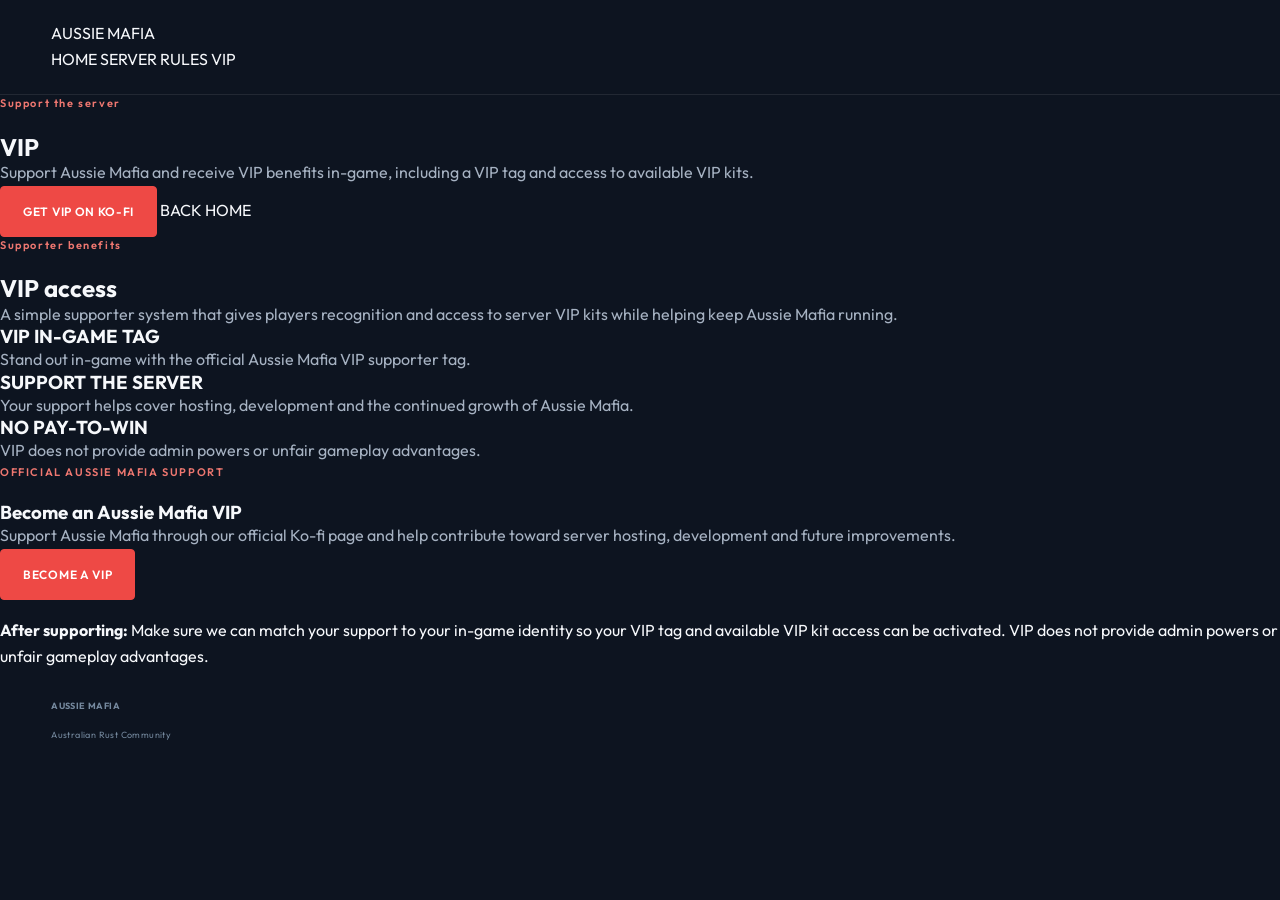
<file: vip.html>
<!doctype html>
<html lang="en">
<head>
<meta charset="utf-8">
<meta name="viewport" content="width=device-width,initial-scale=1">
<meta name="description" content="Aussie Mafia VIP support and in-game benefits.">
<title>Aussie Mafia VIP</title>
<link rel="stylesheet" href="style.css">
</head>
<body>
<header class="topbar">
  <div class="wrap nav">
    <div class="brand">AUSSIE MAFIA</div>
    <nav class="navlinks">
      <a href="index.html">HOME</a>
      <a href="index.html#server">SERVER</a>
      <a href="index.html#rules">RULES</a>
      <a class="vip" href="vip.html">VIP</a>
    </nav>
  </div>
</header>

<section class="hero-small">
  <div class="wrap hero-inner">
    <div class="eyebrow">Support the server</div>
    <h1>VIP</h1>
    <p>Support Aussie Mafia and receive VIP benefits in-game, including a VIP tag and access to available VIP kits.</p>
    <div class="cta">
      <a class="btn primary" href="https://ko-fi.com/aussiemafia" target="_blank" rel="noopener">GET VIP ON KO-FI</a>
      <a class="btn" href="index.html">BACK HOME</a>
    </div>
  </div>
</section>

<section class="section">
  <div class="wrap">
    <div class="section-head">
      <div>
        <div class="eyebrow">Supporter benefits</div>
        <h2>VIP access</h2>
      </div>
      <p class="section-copy">A simple supporter system that gives players recognition and access to server VIP kits while helping keep Aussie Mafia running.</p>
    </div>

    <div class="vipcards">
  <article class="vipcard">
    <h3>VIP IN-GAME TAG</h3>
    <p>Stand out in-game with the official Aussie Mafia VIP supporter tag.</p>
  </article>

  <article class="vipcard">
    <h3>SUPPORT THE SERVER</h3>
    <p>Your support helps cover hosting, development and the continued growth of Aussie Mafia.</p>
  </article>

  <article class="vipcard">
    <h3>NO PAY-TO-WIN</h3>
    <p>VIP does not provide admin powers or unfair gameplay advantages.</p>
  </article>
</div>
  </div>
</section>

<section class="section">
  <div class="wrap">
    <div class="vip-strip">
      <div class="eyebrow">OFFICIAL AUSSIE MAFIA SUPPORT</div>
<h3>Become an Aussie Mafia VIP</h3>

<p>
  Support Aussie Mafia through our official Ko-fi page and help contribute
  toward server hosting, development and future improvements.
</p>

<div class="cta">
  <a class="btn primary"
     href="https://ko-fi.com/aussiemafia"
     target="_blank"
     rel="noopener noreferrer">
    BECOME A VIP
  </a>
</div>
</div>

<div class="notice" style="margin-top:18px">
  <strong>After supporting:</strong> Make sure we can match your support
  to your in-game identity so your VIP tag and available VIP kit access
  can be activated. VIP does not provide admin powers or unfair gameplay advantages.
</div>
</div>
</section>

<footer class="footer">
  <div class="wrap"><strong>AUSSIE MAFIA</strong><br><br>Australian Rust Community</div>
</footer>
</body>
</html>
</file>
<file: style.css>
@import url('https://fonts.googleapis.com/css2?family=Barlow+Condensed:wght@600;700;800&family=Outfit:wght@400;500;600;700;800&display=swap');
:root{--bg:#0d1420;--panel:#151f2c;--red:#ee4945;--line:#ffffff16;--muted:#a6b2c2;--white:#f6f8fb;--sidebar:245px}*{box-sizing:border-box}html{scroll-behavior:smooth}body{margin:0;color:var(--white);background:var(--bg);font:16px/1.6 Outfit,Arial,sans-serif}button,a,summary{-webkit-tap-highlight-color:transparent}a{color:inherit;text-decoration:none}button{font:inherit;color:inherit;cursor:pointer}button:disabled{opacity:.4;cursor:default}a:focus-visible,button:focus-visible,summary:focus-visible,[tabindex]:focus-visible{outline:2px solid #ee4945;outline-offset:4px}[hidden]{display:none!important}h1,h2,h3,p{margin:0}h1,h2,h3{line-height:1.06}p{color:var(--muted)}em{font-style:normal;color:#ee6761}#worldVideo{position:fixed;inset:0;width:100%;height:100%;object-fit:cover;z-index:-3}.world-shade{position:fixed;inset:0;background:linear-gradient(90deg,#0d1420bb,#0d142044),linear-gradient(0deg,#0d1420 1%,#0d1420a6 50%,#0d14202e);z-index:-2}.sidebar{position:fixed;inset:0 auto 0 0;width:var(--sidebar);background:#0d1523ec;border-right:1px solid #ffffff14;backdrop-filter:blur(20px);padding:28px 18px;display:flex;flex-direction:column;z-index:8}.identity{display:block;margin:0 -5px 32px}.identity img{display:block;width:100%;height:125px;object-fit:contain}.sidebar-heading{font-size:10px;letter-spacing:1.6px;color:#7e8a9f;padding:0 17px;margin-bottom:16px}.sidebar nav{display:flex;flex-direction:column;gap:7px}.sidebar nav a{display:flex;align-items:center;gap:14px;padding:13px 17px;border:1px solid transparent;border-radius:6px;font-size:15px;color:#a9b6c8;transition:.2s}.sidebar nav a>span{width:20px;font-size:22px;line-height:1;color:#7d8ea6}.sidebar nav a:hover{background:#ffffff08;color:white}.sidebar nav a.active{background:linear-gradient(90deg,#ed494527,#ed49450a);border-color:#ed494539;color:white;box-shadow:inset 3px 0 var(--red)}.sidebar nav a.active>span{color:var(--red)}.sidebar nav b{margin-left:auto;font-size:10px;background:#ed4945;color:white;padding:1px 6px;border-radius:3px}.sidebar-bottom{margin-top:auto;padding:35px 15px 0}.country{display:flex;gap:10px;align-items:center;font-size:12px;margin-bottom:20px}.country>span{border:1px solid #71849e55;padding:5px 7px;border-radius:4px;font-size:12px;color:#d4deea}.country small{display:block;font-size:10px;color:var(--muted)}.sidebar-bottom>button{display:block;border:0;background:none;color:#9aa9bc;padding:7px 0;font-size:11px}.sidebar-bottom p{font-size:9px;letter-spacing:1.5px;margin-top:23px;line-height:1.9;color:#63728a}.app{margin-left:var(--sidebar);padding-bottom:100px}header{height:95px;padding:0 4%;display:flex;align-items:center;justify-content:space-between;border-bottom:1px solid var(--line);gap:20px}.breadcrumb{font-size:10px;letter-spacing:1.5px;color:#c4ccda}.breadcrumb span{margin:0 15px;color:#667993}.breadcrumb b{font-weight:500;color:#8393a8}.header-right{display:flex;gap:25px;align-items:center}.header-right>span{font-size:10px;letter-spacing:1.3px;color:#cbd4df}.primary{display:inline-flex;justify-content:space-between;align-items:center;gap:28px;background:var(--red);color:white;border:1px solid var(--red);padding:15px 22px;border-radius:4px;font-size:12px;letter-spacing:.7px;font-weight:600;transition:.2s}.primary b{font-weight:400;font-size:22px;line-height:1}.primary:hover{background:#ff625b;transform:translateY(-2px);box-shadow:0 8px 30px #ee494529}.primary.small{padding:10px 15px;font-size:10px;gap:22px}.ghost{display:inline-flex;align-items:center;justify-content:center;background:#111a2566;border:1px solid #ffffff42;padding:15px 18px;border-radius:4px;font-size:11px;letter-spacing:.6px;transition:.2s}.ghost:hover{background:#ffffff15;border-color:#ffffff88}main{padding:35px 4% 25px;min-height:calc(100svh - 170px)}.page{animation:enter .35s ease both}.home-grid{display:grid;grid-template-columns:minmax(0,1.25fr) minmax(260px,.85fr);gap:28px}.welcome{padding:40px 0 30px;min-height:460px;display:flex;flex-direction:column;justify-content:center}.eyebrow{display:block;font-size:11px;font-weight:600;letter-spacing:1.6px;color:#ee7770;margin-bottom:22px}.welcome .eyebrow{font-size:9px;letter-spacing:1.4px;display:flex;align-items:center;gap:10px}.welcome .eyebrow>span{width:6px;height:6px;background:var(--red);display:inline-block}.welcome h1{font-family:'Barlow Condensed',Impact,sans-serif;font-size:clamp(62px,5.5vw,94px);line-height:.95;font-weight:700;letter-spacing:-1px}.welcome h1 em{color:#fff;opacity:.58}.welcome p{font-size:15px;margin-top:26px;color:#d1dae4}.hero-actions{display:flex;flex-wrap:wrap;gap:12px;margin-top:28px}.hero-facts{display:flex;gap:10px;align-items:center;font-size:8px;letter-spacing:1px;margin-top:28px;color:#a7b7c9}.hero-facts i{width:3px;height:3px;background:#657488;border-radius:50%}.featured-story{position:relative;min-height:460px;border:1px solid #ffffff29;overflow:hidden;border-radius:8px;display:block;background:#1d2a27;transition:.25s}.featured-story>img{position:absolute;inset:0;width:100%;height:100%;object-fit:cover;transition:transform .6s}.featured-story:hover>img{transform:scale(1.04)}.story-shade{position:absolute;inset:0;background:linear-gradient(0deg,#08141bea,transparent 90%)}.chip{position:relative;display:inline-block;padding:6px 9px;background:var(--red);font-size:9px;letter-spacing:1px;border-radius:3px;color:white}.featured-story>.chip{margin:22px}.featured-text{position:absolute;bottom:28px;left:28px;right:25px}.featured-text time,time{font-size:10px;letter-spacing:1px;color:#bac5d2}.featured-text h2{font-size:clamp(35px,3vw,53px);letter-spacing:-1px;margin:12px 0}.featured-text p{color:#c9d9df;font-size:14px}.read-label{display:flex;align-items:center;justify-content:space-between;margin-top:25px;padding-top:17px;border-top:1px solid #ffffff40;font-size:10px;letter-spacing:1px}.read-label b{font-size:20px;font-weight:400}.home-shortcuts{grid-column:1/-1;display:grid;grid-template-columns:1fr 1fr 1fr;gap:20px}.image-shortcut,.community-shortcut{position:relative;min-height:230px;border-radius:7px;border:1px solid #ffffff22;overflow:hidden;padding:24px;display:flex;flex-direction:column;align-items:start;transition:.25s}.image-shortcut>img{position:absolute;inset:0;width:100%;height:100%;object-fit:cover;z-index:0;transition:transform .5s}.image-shortcut:after{content:'';position:absolute;inset:0;background:linear-gradient(0deg,#081222ec,#08122240);z-index:0}.image-shortcut>*:not(img){z-index:1;position:relative}.image-shortcut>span,.community-shortcut>span{font-size:9px;letter-spacing:1.2px;color:#bccad6}.image-shortcut h3,.community-shortcut h3{font-size:29px;letter-spacing:-.6px;margin:32px 0 20px}.image-shortcut>b,.community-shortcut>b{margin-top:auto;display:flex;justify-content:space-between;width:100%;font-size:10px;font-weight:500;letter-spacing:1px}.image-shortcut b>span,.community-shortcut b>span{font-size:18px}.image-shortcut:hover img{transform:scale(1.06)}.community-shortcut{background:linear-gradient(140deg,#293146,#131c2a)}.community-shortcut h3{font-size:26px;margin-top:22px}.community-shortcut p{font-size:12px;margin-bottom:15px}.community-shortcut:hover{background:linear-gradient(140deg,#384057,#172030)}.page-heading{padding:22px 0 38px}.page-heading h1,.feature-banner h1{font-size:clamp(42px,4.2vw,68px);font-weight:600;letter-spacing:-2px}.page-heading p{margin-top:20px;font-size:15px}.page-heading .eyebrow{margin-bottom:20px}.news-grid{display:grid;grid-template-columns:1fr 1fr;gap:24px}.news-card{border:1px solid var(--line);background:#14202ced;border-radius:8px;overflow:hidden}.news-card>img{width:100%;height:210px;object-fit:cover;display:block}.news-card>div{padding:27px}.news-card h2{font-size:28px;margin:13px 0;letter-spacing:-.7px}.news-card p{font-size:15px;line-height:1.7}.news-card.lead{grid-column:1/-1;display:grid;grid-template-columns:1.1fr 1fr}.news-card.lead>img{height:100%;min-height:300px}.news-card.lead h2{font-size:37px}.tags{display:flex;gap:8px;margin:22px 0}.tags span{font-size:9px;letter-spacing:.8px;padding:5px 7px;background:#ffffff08;border:1px solid var(--line)}.text-link{font-size:11px;color:#fa7971;letter-spacing:.7px;display:inline-block;margin-top:20px;border-bottom:1px solid #fa797144;padding-bottom:5px}.text-link:hover{color:white}.source-note{display:flex;justify-content:space-between;gap:20px;border-top:1px solid var(--line);padding-top:22px;margin-top:30px;font-size:11px;color:var(--muted)}.source-note a{color:#ee8b83}.feature-banner{position:relative;min-height:350px;border-radius:8px;overflow:hidden;display:flex;align-items:center;padding:45px}.feature-banner>img{position:absolute;inset:0;width:100%;height:100%;object-fit:cover}.feature-banner:after{content:'';position:absolute;inset:0;background:linear-gradient(90deg,#081521dc,#08152122)}.feature-banner>div{position:relative;z-index:1}.feature-banner p{color:#dae3e9;margin-top:25px;font-size:15px}.feature-banner h1 em{color:#fff9}.category-controls{display:flex;gap:10px;margin:30px 0;flex-wrap:wrap}.category-controls button{background:#121e2c;border:1px solid var(--line);border-radius:5px;padding:11px 20px;font-size:13px;color:#acbbcc}.category-controls button.active{background:var(--red);border-color:var(--red);color:white}.animal-grid{display:grid;grid-template-columns:repeat(3,1fr);gap:20px}.animal-grid article{background:#15202fee;border:1px solid var(--line);border-radius:7px;padding:27px;min-height:255px;display:flex;flex-direction:column}.animal-type{font-size:10px;letter-spacing:1px;color:#ec7972}.animal-grid h2{font-size:25px;letter-spacing:-.7px;margin:25px 0 20px;line-height:1.1}.animal-grid p{font-size:14px}.animal-foot{margin-top:auto;padding-top:30px;font-size:9px;letter-spacing:1px;color:#718aa1}.wide-note{display:flex;justify-content:space-between;align-items:center;gap:30px;border-top:1px solid #ffffff20;margin-top:35px;padding:30px 0}.wide-note .eyebrow{margin-bottom:10px;font-size:10px}.wide-note h3{font-size:24px;margin-bottom:12px}.wide-note p{font-size:14px;max-width:550px}.wide-note .ghost,.wide-note .primary{flex-shrink:0}.farming-layout{display:grid;grid-template-columns:.9fr 1.4fr;gap:25px;margin-top:30px}.farm-selector{display:flex;flex-direction:column;gap:10px}.farm-selector button{display:flex;align-items:center;gap:15px;background:#111d2ae8;border:1px solid var(--line);border-radius:5px;padding:23px 20px;font-size:14px;text-align:left}.farm-selector button span{font-size:11px;color:#748ba3}.farm-selector button b{margin-left:auto;font-weight:400;font-size:19px}.farm-selector button[aria-selected=true]{border-color:#ee49455c;background:#ee494518}.farm-selector button[aria-selected=true] span{color:#ee7770}.farm-panel{border:1px solid var(--line);border-radius:8px;padding:35px;background:linear-gradient(140deg,#233146ef,#13202eef);min-height:320px}.farm-panel h2{font-size:37px;letter-spacing:-1px}.farm-panel p{font-size:16px;margin:25px 0 5px;max-width:490px}.server-grid{display:grid;grid-template-columns:1fr 1fr;gap:24px}.server-identity{border:1px solid var(--line);border-radius:8px;padding:32px;background:#14202bef}.server-badge{display:inline-block;background:#ee49451c;border:1px solid #ee494540;color:#ee8780;font-size:13px;padding:7px 12px;border-radius:4px;margin-bottom:22px}.server-identity h2{font-size:33px}.server-identity p{font-size:15px;margin-top:15px}dl{margin:25px 0}dl>div{display:flex;justify-content:space-between;padding:12px 0;border-bottom:1px solid var(--line);font-size:14px;gap:15px}dt{color:var(--muted)}dd{margin:0}.server-identity>.primary{width:100%}.map-card{position:relative;background:#122830;overflow:hidden;border:1px solid #ffffff30;border-radius:8px;padding:30px;text-align:left;display:flex;flex-direction:column;align-items:start;min-height:420px}.map-card img{position:absolute;inset:0;width:100%;height:100%;object-fit:cover;filter:brightness(.45);transition:.5s}.map-card:hover img{transform:scale(1.06)}.map-card>*:not(img){position:relative}.map-card>span{font-size:11px;letter-spacing:1.5px}.map-card h2{margin-top:auto;font-size:42px;letter-spacing:-1.2px}.map-card>b{font-size:11px;margin-top:20px;letter-spacing:.5px}.map-card small{font-size:11px;color:#c9d4d7;margin-top:15px}.rules-header{margin:45px 0 25px}.rules-header h2{font-size:30px}.rules-header .eyebrow{margin-bottom:13px}.rule-list{display:grid;grid-template-columns:1fr 1fr;gap:0 28px}details{border-bottom:1px solid var(--line)}summary{display:flex;list-style:none;align-items:center;gap:14px;padding:20px 0;cursor:pointer;font-size:15px}summary::-webkit-details-marker{display:none}summary>span{font-size:11px;color:#ee7770}summary>b{margin-left:auto;font-size:22px;font-weight:400;color:#ee7770}details[open] summary>b{transform:rotate(45deg)}details>p{font-size:14px;padding:0 27px 20px}footer{padding:30px 4%;display:flex;justify-content:space-between;align-items:center;gap:20px;font-size:9px;letter-spacing:.4px;color:#75899e}footer button{border:0;background:none;font-size:10px;color:#acbbcc}.server-dock{position:fixed;bottom:18px;left:calc(var(--sidebar) + 3%);right:3%;z-index:10;display:flex;align-items:center;gap:20px;background:#101b2bf5;border:1px solid #ffffff29;box-shadow:0 10px 50px #0008;border-radius:8px;padding:15px 20px;backdrop-filter:blur(18px)}.dock-brand{display:flex;align-items:center;gap:12px}.dock-brand b{font-size:11px;letter-spacing:1px;display:block}.dock-brand small{font-size:8px;letter-spacing:1px;color:#8595aa;display:block}.dock-status{width:7px;height:7px;border-radius:50%;background:#8493a3}.dock-count{margin-left:auto;display:flex;flex-direction:column}.dock-count b{font-size:17px;line-height:1.3}.dock-count>span{font-size:9px;color:#91a3b9;max-width:180px}.server-dock>#refresh{background:none;border:0;font-size:22px;color:#8496ab}.dock-facts{display:flex;gap:13px;font-size:9px;letter-spacing:1px;color:#a5b4c8;border-left:1px solid #ffffff29;padding-left:20px}.dock-copy{font-size:10px;background:none;border:0;color:#cbd4e0;padding:10px 0;white-space:nowrap}.cinema-ui{position:fixed;inset:0;z-index:30;display:flex;align-items:end;justify-content:center;padding:45px;pointer-events:none}.cinema-ui button{pointer-events:auto;border:1px solid #ffffff70;border-radius:30px;padding:15px 25px;background:#07111cbf;font-size:12px;backdrop-filter:blur(15px)}body.cinema .sidebar,body.cinema .app,body.cinema .server-dock,body.cinema .world-shade{visibility:hidden}dialog{width:calc(100% - 32px);max-width:570px;max-height:90svh;overflow:auto;background:#14202e;color:white;border:1px solid #ffffff30;border-radius:10px;padding:40px;box-shadow:0 30px 100px #0009}dialog::backdrop{background:#061020c9;backdrop-filter:blur(12px)}dialog .close{position:absolute;right:16px;top:10px;background:none;border:0;font-size:30px;color:#a6b6ca}dialog h2{font-size:40px;letter-spacing:-1px;margin:25px 0}dialog h2 em{color:#ee7770}dialog .section-label{font-size:11px;color:#ee7770;letter-spacing:1px}dialog p{font-size:14px;margin:20px 0}dialog .primary{width:100%}dialog ol{font-size:14px;padding-left:22px;line-height:2;color:#b5c3d4}.or{border-bottom:1px solid var(--line);line-height:0;text-align:center;margin:30px 0}.or span{font-size:10px;background:#14202e;padding:0 10px;color:#91a5bc}.command{display:flex;align-items:center;gap:12px;background:#09111d;padding:15px;border:1px solid var(--line);border-radius:4px}.command code{font-size:12px;overflow-wrap:anywhere}.command button{background:none;border:0;color:#ee7770;font-size:10px;margin-left:auto}#credits>a{display:block;font-size:14px;color:#ee9690;padding:6px 0}.map-dialog{max-width:1000px;padding:20px}.map-dialog-title{padding-right:30px}.map-dialog-title p{font-size:12px;margin:10px 0}.map{height:65svh;position:relative;overflow:hidden;background:#172c35;cursor:grab;border-radius:5px}#mapLayer{width:100%;height:100%;transform-origin:center}#mapLayer img{width:100%;height:100%;object-fit:contain;display:block}.map-controls{position:absolute;bottom:15px;right:15px;display:flex;align-items:center;background:#0d1826;border:1px solid var(--line);border-radius:5px;overflow:hidden}.map-controls button{background:none;border:0;padding:10px 14px;min-height:44px}.map-controls span{font-size:12px;padding:0 10px}.map-dialog>small{font-size:11px;color:#9cacbd}.skip{position:fixed;top:-100px;left:15px;padding:10px;background:var(--red);z-index:100}.skip:focus{top:10px}#toast{position:fixed;bottom:110px;left:50%;transform:translate(-50%,15px);background:#f4f8fd;color:#14202e;box-shadow:0 5px 30px #0005;padding:12px 20px;border-radius:6px;font-size:13px;max-width:90%;z-index:40;opacity:0;pointer-events:none;transition:.2s}#toast.show{opacity:1;transform:translate(-50%,0)}@keyframes enter{from{opacity:0;transform:translateY(10px)}to{opacity:1;transform:none}}@media(min-width:1650px){main{max-width:1550px;margin:auto}.welcome{min-height:550px}.featured-story{min-height:550px}.home-shortcuts>a{min-height:270px}.welcome h1{font-size:105px}}@media(max-width:1200px){:root{--sidebar:205px}.sidebar{padding-left:12px;padding-right:12px}.identity img{height:105px}.sidebar nav a{font-size:14px;gap:9px;padding:12px}.sidebar-heading{font-size:8px;padding:0 12px}.home-grid{gap:20px;grid-template-columns:1.1fr .9fr}.welcome h1{font-size:65px}.hero-actions .primary,.hero-actions .ghost{font-size:10px;padding:13px 15px}.hero-facts{font-size:7px;gap:7px}.featured-text{left:22px;right:22px}.featured-text h2{font-size:38px}.home-shortcuts{gap:14px}.image-shortcut,.community-shortcut{padding:20px;min-height:235px}.image-shortcut h3{font-size:26px}.community-shortcut h3{font-size:24px}.dock-facts{display:none}.server-dock{gap:15px}.news-card.lead{grid-template-columns:1fr 1fr}.animal-grid{gap:14px}.animal-grid article{padding:21px}.animal-grid h2{font-size:22px}.wide-note{flex-wrap:wrap}}@media(max-width:900px){:root{--sidebar:0px}.sidebar{position:relative;inset:auto;width:100%;padding:15px 5%;background:#0c1521e8;backdrop-filter:blur(15px);border-right:0;border-bottom:1px solid var(--line);display:block}.identity{width:205px;margin:0 auto 8px}.identity img{height:85px}.sidebar-heading,.sidebar-bottom{display:none}.sidebar nav{flex-direction:row;justify-content:center;gap:5px;overflow:auto}.sidebar nav a{font-size:12px;padding:10px 13px;gap:6px;white-space:nowrap}.sidebar nav a>span{font-size:15px;width:auto}.sidebar nav a>b{display:none}.sidebar nav a.active{box-shadow:inset 0 -2px var(--red)}header{height:65px}.breadcrumb{font-size:9px}.header-right>span{display:none}.app{margin:0}.welcome h1{font-size:72px}.home-grid{grid-template-columns:1.1fr .9fr}.server-dock{left:3%;right:3%}.featured-text h2{font-size:39px}.feature-banner h1,.page-heading h1{font-size:54px}.farming-layout{grid-template-columns:1fr 1.3fr}.farm-selector button{padding:20px 15px;font-size:13px}}@media(max-width:640px){.sidebar{padding:12px 3% 8px}.identity{width:190px;margin-bottom:8px}.identity img{height:78px}.sidebar nav{gap:2px;justify-content:space-between}.sidebar nav a{font-size:11px;padding:10px 8px}.sidebar nav a>span{display:none}header{padding:0 6%;height:60px}.breadcrumb{font-size:8px;letter-spacing:.8px}.breadcrumb span{margin:0 6px}.primary.small{font-size:8px;gap:12px;padding:9px 11px}.primary.small>b{font-size:17px}main{padding:20px 6%}.home-grid{grid-template-columns:1fr;gap:22px}.welcome{min-height:400px;padding:25px 0}.welcome h1{font-size:clamp(59px,15vw,80px)}.welcome .eyebrow{font-size:8px;letter-spacing:1px}.welcome p{font-size:15px;margin-top:22px}.hero-actions{margin-top:24px;gap:10px}.hero-actions .primary,.hero-actions .ghost{font-size:9px;padding:14px 15px}.hero-facts{font-size:7px;gap:8px;letter-spacing:.7px}.featured-story{min-height:360px}.featured-text h2{font-size:44px}.home-shortcuts{grid-template-columns:1fr 1fr;gap:12px}.home-shortcuts .community-shortcut{grid-column:1/-1;min-height:190px}.image-shortcut{min-height:245px;padding:18px}.image-shortcut h3{font-size:27px}.image-shortcut>span{font-size:8px}.community-shortcut h3{font-size:29px;margin-top:15px}.community-shortcut h3 br{display:none}.community-shortcut p{margin-top:0}.server-dock{gap:12px;padding:12px 13px;bottom:10px}.dock-brand{display:none}.dock-count{margin:0 auto 0 0}.dock-count b{font-size:16px}.dock-count>span{font-size:8px;max-width:130px}.dock-copy{font-size:8px}.server-dock>#refresh{font-size:19px;padding:0}.server-dock .primary.small{font-size:9px;padding:11px}.server-dock .primary b{display:none}.page-heading{padding:15px 0 30px}.page-heading h1,.feature-banner h1{font-size:43px;letter-spacing:-1.2px}.page-heading p{font-size:14px}.eyebrow{font-size:9px;letter-spacing:1.2px}.news-grid{grid-template-columns:1fr;gap:20px}.news-card.lead{grid-template-columns:1fr}.news-card.lead>img{min-height:0;height:220px}.news-card>div{padding:23px}.news-card.lead h2{font-size:32px}.news-card h2{font-size:29px}.news-card p{font-size:15px}.source-note{flex-direction:column;font-size:11px}.feature-banner{min-height:350px;padding:28px}.feature-banner h1{font-size:42px}.feature-banner .eyebrow{font-size:8px}.feature-banner p{font-size:14px;max-width:250px}.category-controls{gap:7px}.category-controls button{font-size:11px;padding:10px 12px}.animal-grid{grid-template-columns:1fr}.animal-grid article{min-height:215px;padding:25px}.animal-grid h2{font-size:27px;margin:20px 0 15px}.animal-grid p{font-size:15px}.animal-foot{padding-top:25px}.wide-note{gap:25px}.wide-note h3{font-size:26px}.farming-layout{grid-template-columns:1fr;gap:20px}.farm-selector button{padding:17px 18px;font-size:14px}.farm-panel{padding:26px;min-height:285px}.farm-panel h2{font-size:35px}.server-grid{grid-template-columns:1fr}.server-identity{padding:27px}.map-card{min-height:350px}.rule-list{grid-template-columns:1fr}summary{font-size:15px}.rules-header h2{font-size:29px}footer{padding:25px 6%;flex-wrap:wrap;gap:13px;font-size:8px}footer>span:nth-child(2){order:3;width:100%}dialog{padding:33px 23px}dialog h2{font-size:37px}.command{padding:12px 10px;gap:5px}.command code{font-size:11px}.map-dialog{padding:18px}.map{height:60svh}.app{padding-bottom:95px}#toast{bottom:95px}}@media(prefers-reduced-motion:reduce){html{scroll-behavior:auto}*,*:before,*:after{animation:none!important;transition:none!important}}
/* Community tools: extend the original navy, coral and condensed type. */
.tools-heading{margin:14px 0 28px}.tools-heading h1{font-family:'Barlow Condensed',sans-serif;font-size:clamp(38px,4.5vw,68px);margin:9px 0 14px}.tools-heading p{max-width:760px;font-size:16px}.raid-layout{display:grid;grid-template-columns:minmax(0,1fr) minmax(0,1fr);gap:24px;align-items:start}.tool-panel{background:#121e2eee;border:1px solid #ffffff20;padding:24px;border-radius:5px}.tool-panel h2{font:700 28px 'Barlow Condensed',sans-serif}.target-picker{display:flex;gap:12px;align-items:end;margin:22px 0}.target-picker label{display:block;flex:1;font-size:14px;color:var(--muted)}.target-picker select{display:block;margin-top:7px;width:100%;padding:13px 8px;font:inherit;font-size:16px;color:var(--white);background:#0d1420;border:1px solid #ffffff35;border-radius:3px}.target-picker .primary{padding:14px 13px;font-size:14px;white-space:nowrap}.raid-row{display:flex;align-items:center;gap:12px;padding:16px 0;border-top:1px solid var(--line)}.raid-row img{width:54px;height:60px;object-fit:contain}.target-info{flex:1;min-width:0}.target-info strong{display:block;line-height:1.25}.target-info small{color:var(--muted);font-size:14px}.quantity{display:flex;align-items:center;border:1px solid #ffffff30;border-radius:3px}.quantity button{background:transparent;border:0;width:30px;height:40px;font-size:20px}.quantity input{width:38px;background:transparent;border:0;color:white;text-align:center;font:inherit;-moz-appearance:textfield}.quantity input::-webkit-inner-spin-button{display:none}.remove-target{background:none;border:0;font-size:25px;color:var(--muted);padding:4px}.raid-assumptions{padding:20px 4px;font-size:14px}.raid-assumptions strong{display:block;margin-bottom:8px;color:#d1d9e5}.raid-assumptions p{font-size:14px}.results-top{display:flex;gap:12px;align-items:center;justify-content:space-between}.results-top>span{font-size:14px;color:var(--muted)}.boom-option{position:relative;display:flex;align-items:center;gap:12px;margin-top:15px;padding:16px;background:#0d1624;border:1px solid #ffffff18;border-radius:3px;overflow:hidden}.boom-option img{width:48px;height:48px;object-fit:contain}.boom-option>div{flex:1;z-index:1}.boom-option strong{display:block;font-size:16px}.boom-option small{font-size:14px;color:var(--muted)}.boom-option>b{font:700 37px 'Barlow Condensed',sans-serif;z-index:1}.cost-bar{position:absolute;bottom:0;left:0;height:3px;background:#ee494580}.boom-option.cheapest{border-color:#ee494588}.boom-option.cheapest small{color:#ffa29c}.mixed-budget{margin-top:20px;padding:18px;border-left:3px solid var(--red);background:#ee49450c}.mixed-budget strong{display:block;font-size:21px;line-height:1.35;margin:7px 0}.mixed-budget small{font-size:14px;color:var(--muted)}.raid-caption{font-size:14px;margin-top:18px}.tool-notes{margin-top:26px;background:#121e2edb;border:1px solid var(--line);padding:20px}.tool-notes summary{cursor:pointer;font-size:16px}.tool-notes p{font-size:15px;margin-top:14px}.tool-notes a{text-decoration:underline;color:#edb3ae}.cctv-tip{padding:15px 18px;margin-bottom:25px;border-left:3px solid var(--red);background:#121e2eeb;font-size:15px;color:var(--muted)}.cctv-tip strong{color:white}.camera-grid{display:grid;grid-template-columns:repeat(2,minmax(0,1fr));gap:24px}.camera-card{border:1px solid #ffffff20;background:#121e2ef2;border-radius:4px;overflow:hidden;align-self:start}.camera-photo{position:relative;height:210px;background:#17202b}.camera-photo img{width:100%;height:100%;object-fit:cover}.camera-photo:after{content:'';position:absolute;inset:0;background:linear-gradient(transparent 20%,#0c1427dc)}.camera-photo h2{position:absolute;bottom:19px;left:22px;z-index:1;font:700 34px 'Barlow Condensed',sans-serif}.camera-body{padding:20px}.camera-codes{display:flex;gap:8px;flex-wrap:wrap}.camera-code{border:1px solid #ffffff2b;color:#f4f6fa;background:#1b293b;padding:10px 11px;display:flex;gap:12px;align-items:center;border-radius:3px;max-width:100%;font-size:14px}.camera-code code{font-size:14px;overflow-wrap:anywhere}.camera-code span{font-size:12px;color:#fa9793}.camera-code:hover{border-color:#ee6761;background:#293547}.camera-body p{font-size:14px;margin-bottom:15px}.image-source{display:block;margin-top:16px;font-size:12px;color:var(--muted);text-decoration:underline}.visit-total{padding:12px 17px 18px;margin-bottom:15px;border-bottom:1px solid var(--line)}.visit-total strong{display:block;font:700 30px 'Barlow Condensed',sans-serif}.visit-total span{display:block;font-size:12px;letter-spacing:1.4px}.visit-total small{display:block;font-size:12px;color:var(--muted)}.empty-raid{padding:30px 0;color:var(--muted)}.sidebar{overflow-y:auto}.sidebar nav a{min-height:45px}.sidebar-bottom{padding-top:18px}select:focus-visible,input:focus-visible{outline:2px solid var(--red);outline-offset:3px}
@media(min-width:1500px){.camera-grid{grid-template-columns:repeat(3,minmax(0,1fr))}}
@media(max-width:1150px){.raid-layout{grid-template-columns:1fr}.camera-grid{grid-template-columns:repeat(2,minmax(0,1fr))}}
@media(max-width:760px){.camera-grid{grid-template-columns:1fr}.tool-panel{padding:18px}.target-picker{flex-wrap:wrap}.target-picker label{flex-basis:100%}.raid-row{gap:7px}.raid-row img{width:38px}.camera-photo{height:190px}.sidebar nav{overflow-x:auto}.tools-heading h1{font-size:44px}.visit-total{display:none}}

/* Extended community guides */
.sidebar{overflow-y:auto}.animal-grid article.animal-photo{padding:0;overflow:hidden}.animal-photo img{display:block;width:100%;aspect-ratio:3/2;object-fit:cover}.animal-photo>div{padding:24px}.server-directory,.keycard-grid{display:grid;grid-template-columns:repeat(2,minmax(0,1fr));gap:22px}.directory-card,.directory-placeholder,.keycard-panel{background:rgba(16,25,36,.92);border:1px solid #ffffff20;overflow:hidden}.directory-card>img{width:100%;height:230px;object-fit:cover}.directory-card>div,.directory-placeholder,.keycard-panel{padding:30px}.directory-placeholder{display:flex;flex-direction:column;justify-content:center}.directory-card h2,.directory-placeholder h2,.keycard-panel h2{font-size:32px;margin:15px 0}.directory-card code{overflow-wrap:anywhere}.card-progression{display:grid;grid-template-columns:repeat(4,1fr);gap:12px;margin:30px 0}.card-progression a{display:flex;flex-direction:column;gap:12px;padding:22px;background:#172330;border:1px solid #ffffff20;color:inherit;text-decoration:none}.card-progression b{font-size:28px;color:#ee4945}.card-progression span{font-size:14px;color:#b8c3ce}.keycard-token{display:block;font-size:55px;color:#90b581;line-height:1;margin-bottom:20px}.key-green .keycard-token{color:#64b4e4}.key-blue .keycard-token,.key-red .keycard-token{color:#ee4945}.keycard-panel dl{margin:22px 0}.keycard-panel dl>div{padding:13px 0;border-bottom:1px solid #ffffff15}.keycard-panel dt{font-weight:700}.keycard-panel dd{margin:6px 0 0;color:#b8c3ce;line-height:1.5}.keycard-panel>p{color:#aebaca;font-size:14px;line-height:1.65}.keycard-grid [hidden]{display:none}@media(max-width:800px){.server-directory,.keycard-grid{grid-template-columns:1fr}.card-progression{grid-template-columns:repeat(2,1fr)}.sidebar nav{justify-content:flex-start}.sidebar nav a{font-size:14px;flex-shrink:0}}

.keycard-item{display:block;width:120px;height:120px;object-fit:contain;margin:0 0 18px}.keycard-small{display:block;width:64px;height:64px;object-fit:contain}.keycard-panel dl>div.monument-row{display:grid;grid-template-columns:88px minmax(0,1fr);column-gap:14px;align-items:start}.monument-row>img{grid-row:1/3;width:88px;height:62px;object-fit:cover;border-radius:4px;margin-top:3px}.monument-row dd,.monument-row dt{grid-column:2}.monument-row dd{font-size:14px}@media(max-width:420px){.keycard-panel{padding:20px}.keycard-panel dl>div.monument-row{grid-template-columns:70px minmax(0,1fr);gap:8px}.monument-row>img{width:70px;height:54px}}
.armory-controls{display:flex;gap:18px;margin:26px 0}.armory-controls label{flex:1;font-size:14px;color:#b8c3ce}.armory-controls input,.armory-controls select{display:block;margin-top:7px;width:100%;padding:13px;background:#101a27;border:1px solid #ffffff30;color:white;font:inherit;border-radius:4px}.armory-layout{display:grid;grid-template-columns:290px minmax(0,1fr);gap:24px;align-items:start}.weapon-list{display:grid;gap:8px;max-height:850px;overflow:auto;margin-top:12px}.weapon-choice{display:flex;align-items:center;text-align:left;gap:12px;background:#162131;border:1px solid #ffffff14;border-radius:5px;padding:9px;font-size:15px}.weapon-choice:hover,.weapon-choice.selected{background:#283349;border-color:#ee7770}.weapon-choice img{width:64px;height:64px;object-fit:contain}.weapon-choice small,.compatible-link small{display:block;color:#a8b8ca;font-size:13px;margin-top:5px}.weapon-detail{background:#111c2aee;border:1px solid #ffffff20;padding:28px;border-radius:7px;min-width:0}.weapon-hero{display:flex;gap:22px;align-items:center;margin-bottom:28px}.weapon-hero>img{width:150px;height:150px;object-fit:contain}.weapon-hero h2{font-size:32px;margin:8px 0 15px}.weapon-hero .eyebrow{margin:0}.weapon-hero small{font-size:20px}.weapon-detail h3{font-size:21px;margin:28px 0 15px}.weapon-detail p{font-size:15px;line-height:1.65}.armory-table{overflow-x:auto}.armory-table table{width:100%;border-collapse:collapse;font-size:14px}.armory-table th,.armory-table td{text-align:left;border-bottom:1px solid #ffffff1c;padding:12px 9px}.armory-table thead th{color:#e9a49e;font-size:13px}.armory-note{font-size:13px!important;margin:14px 0}.attachment-row{display:flex;gap:14px;border-bottom:1px solid #ffffff15;padding:14px 0}.attachment-row img{width:70px;height:70px;object-fit:contain}.attachment-row button{background:#1d2a39;border:0;border-radius:4px;align-self:start}.attachment-row small{color:#a7b7cb;font-size:13px}.attachment-row p{color:#e5b5aa}.compatible-link{display:flex;gap:12px;width:100%;align-items:center;text-align:left;padding:12px;background:none;border:0;border-bottom:1px solid #ffffff20}.compatible-link img{width:60px;height:60px;object-fit:contain}.compatible-link:hover{background:#ffffff09}@media(max-width:1100px){.armory-layout{grid-template-columns:220px minmax(0,1fr)}.weapon-hero{flex-direction:column;align-items:start}.weapon-detail{padding:20px}}@media(max-width:700px){.armory-controls{flex-direction:column}.armory-layout{grid-template-columns:1fr}.weapon-list{max-height:320px;grid-template-columns:repeat(2,minmax(0,1fr))}.weapon-choice{font-size:13px;gap:6px}.weapon-choice img{width:45px;height:45px}.weapon-choice small{font-size:12px}.weapon-hero{flex-direction:row}.weapon-hero>img{width:100px;height:100px}.weapon-hero h2{font-size:26px}}
/* Official item art, gently animated without changing the card design. */
.keycard-item{width:150px;height:150px;filter:drop-shadow(0 10px 10px #0006);animation:keycard-float 7s ease-in-out infinite;transform-origin:50% 55%;will-change:transform}.key-green .keycard-item{animation-delay:-1.7s}.key-blue .keycard-item{animation-delay:-3.4s}.key-red .keycard-item{animation-delay:-5.1s}.keycard-small{filter:drop-shadow(0 4px 4px #0005)}@keyframes keycard-float{0%,100%{transform:perspective(650px) rotateY(-12deg) rotateZ(-3deg) translateY(0)}50%{transform:perspective(650px) rotateY(12deg) rotateZ(3deg) translateY(-7px)}}@media(prefers-reduced-motion:reduce){.keycard-item{animation:none;transform:none}}
.vehicle-count{margin:0 0 20px;font-size:14px}.vehicle-grid{display:grid;grid-template-columns:repeat(3,minmax(0,1fr));gap:22px}.vehicle-card{background:#14202eed;border:1px solid #ffffff20;border-radius:7px;overflow:hidden}.vehicle-card>img{display:block;width:100%;aspect-ratio:16/10;object-fit:cover;background:#1c2b3a}.vehicle-card>div{padding:24px}.vehicle-card .eyebrow{font-size:12px;margin-bottom:13px}.vehicle-card h2{font-size:27px;line-height:1.13}.vehicle-card dl{margin:22px 0}.vehicle-card dl>div{padding:10px 0;border-bottom:1px solid #ffffff12}.vehicle-card dt{font-size:13px;color:#ee9690}.vehicle-card dd{margin:4px 0 0;font-size:15px;line-height:1.5}.vehicle-card p{font-size:15px}.vehicle-card .text-link{font-size:12px}@media(max-width:1250px){.vehicle-grid{grid-template-columns:repeat(2,minmax(0,1fr))}}@media(max-width:650px){.vehicle-grid{grid-template-columns:1fr}}

/* Aussie Mafia PvE section */
.pve-page{max-width:1180px}
.pve-hero{position:relative;min-height:430px;border:1px solid #ffffff1f;border-radius:8px;overflow:hidden;background:#111a25;box-shadow:0 22px 60px #0005}
.pve-hero>img{position:absolute;inset:0;width:100%;height:100%;object-fit:cover}
.pve-hero:after{content:"";position:absolute;inset:0;background:linear-gradient(90deg,#08111de8 0%,#08111db8 42%,#08111d35 100%)}
.pve-hero-copy{position:relative;z-index:1;max-width:610px;padding:70px 58px 66px}
.pve-hero-copy .eyebrow{color:#f1a39a}
.pve-hero-copy h1{font-size:clamp(42px,5.6vw,78px);line-height:.95;margin:20px 0 24px}
.pve-hero-copy h1 em,.pve-page h1 em,.pve-page h2 em{color:#f1a39a;font-style:normal}
.pve-hero-copy p{max-width:500px;font-size:18px;line-height:1.65;color:#e1e8ef}
.pve-actions{display:flex;gap:12px;align-items:center;flex-wrap:wrap;margin-top:30px}
.pve-tabs{display:flex;gap:8px;flex-wrap:wrap;margin:22px 0 34px}
.pve-tabs a{display:inline-flex;align-items:center;min-height:42px;padding:0 16px;border:1px solid #ffffff22;border-radius:3px;color:#bac6d4;font-size:11px;letter-spacing:.12em;text-decoration:none;background:#0c1724b8;transition:background .2s,border-color .2s,color .2s}
.pve-tabs a:hover,.pve-tabs a.active{color:#fff;border-color:#f1a39a;background:#e48f8840}
.pve-stat-strip{display:grid;grid-template-columns:repeat(4,1fr);border-top:1px solid #ffffff18;border-bottom:1px solid #ffffff18;margin-bottom:50px}
.pve-stat-strip div{padding:20px 22px;border-right:1px solid #ffffff12}.pve-stat-strip div:last-child{border-right:0}
.pve-stat-strip strong{display:block;color:#fff;font-size:22px;letter-spacing:.04em}.pve-stat-strip span{display:block;margin-top:5px;color:#aebaca;font-size:12px}
.pve-intro-grid{display:grid;grid-template-columns:minmax(0,1.35fr) minmax(280px,.8fr);gap:34px;align-items:stretch;margin-bottom:50px}
.pve-intro-grid h2{font-size:clamp(34px,4vw,58px);line-height:1;margin:14px 0 22px}.pve-intro-grid p{max-width:700px;line-height:1.7;color:#c2ccd8}
.pve-command{display:flex;flex-direction:column;justify-content:center;gap:14px;padding:28px;border:1px solid #ffffff24;border-radius:7px;background:#101c2aeb;box-shadow:0 15px 35px #0003}
.pve-command h3{font-size:25px;margin:0}.pve-command code{display:block;padding:14px;border:1px solid #ffffff18;background:#08111c;color:#f4beb7;overflow:auto}.pve-command .primary{align-self:flex-start}.pve-command small{color:#aebaca;line-height:1.5}
.pve-feature-grid{display:grid;grid-template-columns:repeat(3,1fr);gap:18px;margin-bottom:45px}.pve-feature-card{position:relative;min-height:205px;padding:28px;border:1px solid #ffffff18;border-radius:7px;background:linear-gradient(135deg,#132333eb,#0c1724eb)}.pve-feature-card h3{font-size:25px;margin:28px 0 12px}.pve-feature-card p{color:#bac6d4;line-height:1.55}.pve-icon{position:absolute;right:24px;top:21px;color:#f1a39a;font-size:12px;letter-spacing:.1em}
.pve-cta-note{margin-top:0}.pve-page .wide-note{border-color:#ffffff22}
.pve-page-head{margin-bottom:24px}
.pve-map-layout{display:grid;grid-template-columns:minmax(0,1.4fr) minmax(240px,.6fr);gap:24px;align-items:stretch}
.pve-map-showcase{border:1px solid #ffffff20;border-radius:7px;overflow:hidden;background:#101c2aeb}.pve-map-showcase>a{display:block}.pve-map-showcase>a img{display:block;width:100%;height:300px;object-fit:cover;background:#172536}.pve-map-showcase>div{padding:26px}.pve-map-showcase h2{font-size:31px;margin:12px 0}.pve-map-showcase p{color:#bcc7d3;line-height:1.6}
.pve-map-facts{display:grid;grid-template-columns:1fr 1fr;gap:1px;background:#ffffff16;border:1px solid #ffffff16}.pve-map-facts div{display:flex;flex-direction:column;justify-content:center;min-height:130px;padding:22px;background:#101c2aeb}.pve-map-facts strong{font-size:28px;color:#fff}.pve-map-facts span{margin-top:6px;color:#aebaca;font-size:12px}
.pve-gallery{display:grid;grid-template-columns:repeat(3,1fr);gap:18px;margin:24px 0 48px}.pve-gallery figure{margin:0;border:1px solid #ffffff1c;border-radius:6px;overflow:hidden;background:#101c2a}.pve-gallery img{display:block;width:100%;height:190px;object-fit:cover}.pve-gallery figcaption{padding:14px 16px;color:#d2dbe5;font-size:13px}
.pve-monuments h2{font-size:34px;margin:12px 0 22px}.pve-monument-grid{display:grid;grid-template-columns:repeat(4,1fr);gap:10px;margin-bottom:34px}.pve-monument-grid span{padding:15px 16px;border-left:2px solid #f1a39a;background:#132130c9;color:#dce4ec}
.pve-rule-grid{display:grid;grid-template-columns:repeat(3,1fr);gap:16px;margin:30px 0 48px}.pve-rule-card{padding:25px;border:1px solid #ffffff1e;border-radius:6px;background:#101c2aeb}.pve-rule-card>span{color:#f1a39a;font-size:12px;letter-spacing:.12em}.pve-rule-card h2{font-size:24px;margin:22px 0 10px}.pve-rule-card p{color:#bcc7d3;line-height:1.6}.pve-rule-active{border-color:#f1a39a80;background:linear-gradient(135deg,#263348e8,#172534e8)}
.pve-plugin-grid{display:grid;grid-template-columns:repeat(4,1fr);gap:16px;margin:30px 0 28px}.pve-plugin-card{min-height:225px;padding:24px;border:1px solid #ffffff1e;border-radius:6px;background:#101c2aeb}.pve-plugin-number{color:#f1a39a;font-size:12px;letter-spacing:.14em}.pve-plugin-card h2{font-size:23px;margin:24px 0 10px}.pve-plugin-card p{color:#bcc7d3;line-height:1.55}.pve-plugin-card small{display:block;margin-top:20px;color:#9eacbc;font-size:10px;letter-spacing:.13em}.pve-plugin-footer{display:flex;justify-content:space-between;align-items:center;gap:20px;padding:22px 0 10px;border-top:1px solid #ffffff18;color:#aebaca;font-size:13px}
@media(max-width:900px){.pve-hero-copy{padding:50px 34px}.pve-feature-grid,.pve-rule-grid{grid-template-columns:repeat(2,1fr)}.pve-plugin-grid{grid-template-columns:repeat(2,1fr)}.pve-map-layout{grid-template-columns:1fr}.pve-monument-grid{grid-template-columns:repeat(2,1fr)}}
@media(max-width:600px){.pve-hero{min-height:520px}.pve-hero-copy{padding:35px 22px}.pve-hero:after{background:linear-gradient(0deg,#08111df2 0%,#08111d88 70%,#08111d25 100%)}.pve-stat-strip{grid-template-columns:repeat(2,1fr)}.pve-stat-strip div:nth-child(2){border-right:0}.pve-intro-grid,.pve-feature-grid,.pve-rule-grid,.pve-plugin-grid,.pve-gallery{grid-template-columns:1fr}.pve-map-showcase>a img{height:220px}.pve-monument-grid{grid-template-columns:1fr}.pve-plugin-footer{align-items:flex-start;flex-direction:column}.pve-tabs a{font-size:10px}.pve-actions .primary,.pve-actions .ghost{width:100%;justify-content:center}}


/* PvE hero: show the complete banner first, then the solid copy panel. */
.pve-hero{display:flex;flex-direction:column;min-height:0}
.pve-hero>img{position:relative;inset:auto;display:block;flex:0 0 auto;width:100%;height:auto;aspect-ratio:1672/941;object-fit:contain;object-position:center;background:#080e16}
.pve-hero:after{display:none}
.pve-hero-copy{position:relative;z-index:1;max-width:none;padding:48px 58px 52px;background:#08111d}
#directory-pve>img{height:auto;aspect-ratio:1672/941;object-fit:contain;object-position:center;background:#080e16}
@media(max-width:900px){.pve-hero-copy{padding:42px 34px 44px}}
@media(max-width:600px){.pve-hero{min-height:0}.pve-hero-copy{padding:35px 22px 38px}}

/* PvE presentation fixes: show the supplied artwork in full and make the map interactive. */
.pve-hero-stacked{min-height:0;display:grid;grid-template-rows:auto auto}
.pve-hero-stacked>img{position:static;inset:auto;width:100%;height:auto;max-height:none;object-fit:contain;background:#080e15}
.pve-hero-stacked:after{display:none}
.pve-hero-stacked .pve-hero-copy{max-width:none;padding:46px 58px 48px;background:linear-gradient(135deg,#101c2a,#0b1521)}
.directory-card#directory-pve>img{height:auto;aspect-ratio:auto;object-fit:contain;background:#080e15}
.pve-map-showcase{display:flex;flex-direction:column}
.pve-map-viewer{padding:0!important;background:#172c35}
.pve-map-viewer .pve-map{height:clamp(380px,60vh,680px);border-radius:0}
#pveMapLayer{width:100%;height:100%;transform-origin:center}
#pveMapLayer img{width:100%;height:100%;object-fit:contain;display:block}
.pve-map-showcase>div:last-child{padding:26px}
@media(max-width:600px){.pve-hero-stacked .pve-hero-copy{padding:34px 22px 38px}.pve-map-viewer .pve-map{height:55svh}}


/* Keep the full Ori Island map visible above the fixed server dock. */
#pveMapStage{height:clamp(320px,36vh,520px)!important}
#pveMapLayer{display:grid;place-items:center}


/* Keep map media inside the viewer bounds. */
#pveMapLayer{overflow:hidden!important}
#pveMapLayer img{width:auto!important;height:auto!important;max-width:100%!important;max-height:100%!important}

/* Final image framing correction: full server banners and full Ori map. */
.directory-card#directory-vanilla>img,
.directory-card#directory-pve>img{
  display:block!important;
  width:100%!important;
  height:auto!important;
  min-height:0!important;
  max-height:none!important;
  aspect-ratio:auto!important;
  object-fit:contain!important;
  object-position:center!important;
  background:#080e15;
}
#pveMapStage{
  height:clamp(420px,58vh,720px)!important;
  min-height:420px!important;
}
#pveMapLayer{
  display:flex!important;
  align-items:center!important;
  justify-content:center!important;
  width:100%!important;
  height:100%!important;
  overflow:hidden!important;
}
#pveMapLayer img{
  display:block!important;
  width:auto!important;
  height:auto!important;
  max-width:100%!important;
  max-height:100%!important;
  object-fit:contain!important;
  object-position:center!important;
}
@media(max-width:600px){
  #pveMapStage{
    height:min(62svh,520px)!important;
    min-height:320px!important;
  }
}


/* PvE player command guide. */
.pve-player-command-grid{display:grid;grid-template-columns:repeat(2,minmax(0,1fr));gap:18px;margin:30px 0 36px}
.pve-command-card{padding:25px;border:1px solid #ffffff1e;border-radius:7px;background:linear-gradient(135deg,#132333eb,#0c1724eb);box-shadow:0 15px 35px #0002}
.pve-command-card h2{font-size:28px;line-height:1.08;margin:22px 0 10px}.pve-command-card>p{color:#bcc7d3;line-height:1.55;margin-bottom:20px}
.pve-command-list{display:flex;flex-direction:column;border-top:1px solid #ffffff18}
.pve-command-row{display:grid;grid-template-columns:minmax(145px,.9fr) minmax(0,1fr) auto;align-items:center;gap:12px;padding:11px 0;border-bottom:1px solid #ffffff12}
.pve-command-row code{color:#f4beb7;font-size:13px;white-space:nowrap}.pve-command-row span{color:#c6d0db;font-size:12px;line-height:1.35}
.pve-command-copy{padding:6px 9px;border:1px solid #ffffff25;border-radius:3px;background:#08111c;color:#dce5ef;font-size:10px;letter-spacing:.1em;cursor:pointer}
.pve-command-copy:hover{border-color:#f1a39a;color:#fff;background:#e48f8826}
.pve-command-permission{display:block;margin-top:20px;color:#aebaca;font-size:10px;letter-spacing:.11em;line-height:1.5}
.pve-no-command{margin-top:18px;padding:18px;border:1px solid #ffffff18;border-radius:5px;background:#08111cb8}
.pve-no-command strong{display:block;color:#fff;font-size:15px}.pve-no-command p{margin:8px 0 0;color:#bcc7d3;font-size:13px;line-height:1.55}
.pve-command-note{margin-top:0}.pve-command-note h3{margin-top:12px}
@media(max-width:900px){.pve-player-command-grid{grid-template-columns:1fr}}
@media(max-width:600px){.pve-command-row{grid-template-columns:1fr;gap:7px}.pve-command-copy{justify-self:start}.pve-command-card{padding:21px}.pve-command-note .primary{width:100%;justify-content:center}}
</file>
